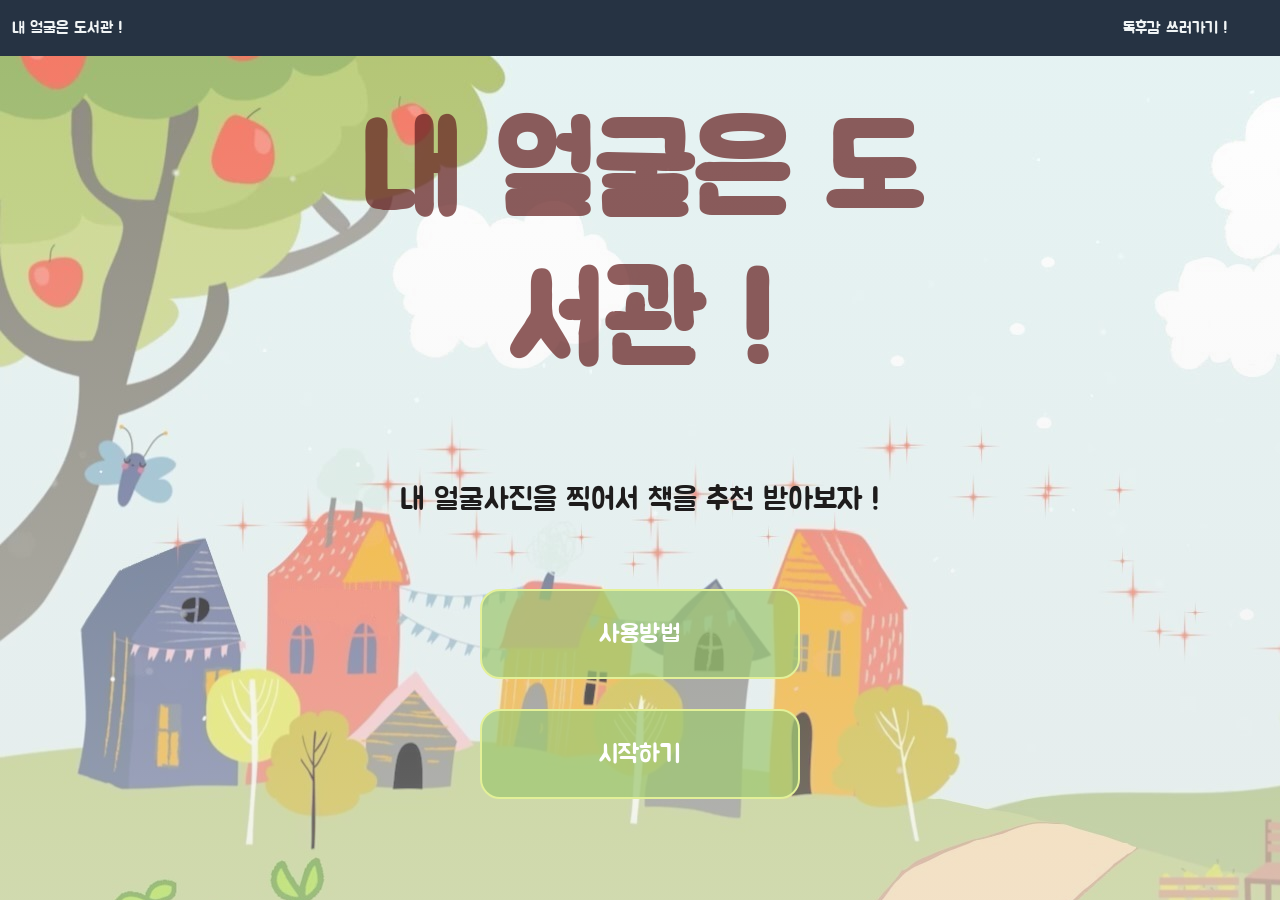
<file: React/myface/index.html>
<!DOCTYPE html>
<html lang="ko">
  <head>
    <meta charset="UTF-8" />
    <meta name="viewport" content="width=device-width, initial-scale=1.0" />
    <title>내 얼굴은 도서관</title>
    <link rel="stylesheet" href="style-s.css" />
  </head>
  <body>
    <div class="container1">
      <nav class="navbar">
        <div class="navbar__logo">
          <a href="index.html">내 얼굴은 도서관 !</a>
        </div>

        <ul class="navbar__menu" href="#">
          <li><a href="http://15.164.11.11:3000/">독후감 쓰러가기 !</a></li>
        </ul>
      </nav>
      <div class="main">
        <h2>내 얼굴은 도서관 !</h2>
        <br />
        <br />
        <br />
        <p>내 얼굴사진을 찍어서 책을 추천 받아보자 !</p>
        <br />
        <br />
        <button id="btn-Modal">사용방법</button>
        <br />
        <button class="btn2">시작하기</button>
      </div>
    </div>

    <div id="modal" class="modal-overlay">
      <div class="modal-window">
        <div class="title">
          <h1>사용 방법</h1>
        </div>
        <div class="close-area">X</div>
        <div class="content">
          <br />
          <p>첫번째. 다음 화면에서 카메라에 비친 내 얼굴을 보면서</p>
          <p>지금 내가 느끼고 있는 기분을 표현해주세요.</p>
          <p>조금 기다리면 내 기분을 분석해서 책을 추천해 줄거에요</p>
          <br />
          <br />
          <br />
          <p>두번째. 내 기분을 점수로 알려줘요 그리고 추천된 책이</p>
          <p>마음에 드는지 확인해주세요.</p>
          <br />
          <br />
          <br />
          <p>
            세번째. 책을 읽고나서 다른 친구들에게도 이 책이 어떤지 한줄평을
            써주세요.
          </p>
        </div>
      </div>
    </div>

    <script>
      const modal = document.getElementById("modal");

      function modalOn() {
        modal.style.display = "flex";
      }

      function isModalOn() {
        return modal.style.display === "flex";
      }

      function modalOff() {
        modal.style.display = "none";
      }

      const btnModal = document.getElementById("btn-Modal");
      btnModal.addEventListener("click", (e) => {
        modal.style.display = "flex";
        modalOn();
      });

      const closeBtn = modal.querySelector(".close-area");
      closeBtn.addEventListener("click", (e) => {
        modal.style.display = "none";
        modalOff();
      });

      modal.addEventListener("click", (e) => {
        const evTarget = e.target;
        if (evTarget.classList.contains("modal-overlay")) {
          modalOff();
        }
      });

      window.addEventListener("keyup", (e) => {
        if (isModalOn() && e.key === "Escape") {
          modalOff();
        }
      });
    </script>
  </body>
</html>
</file>
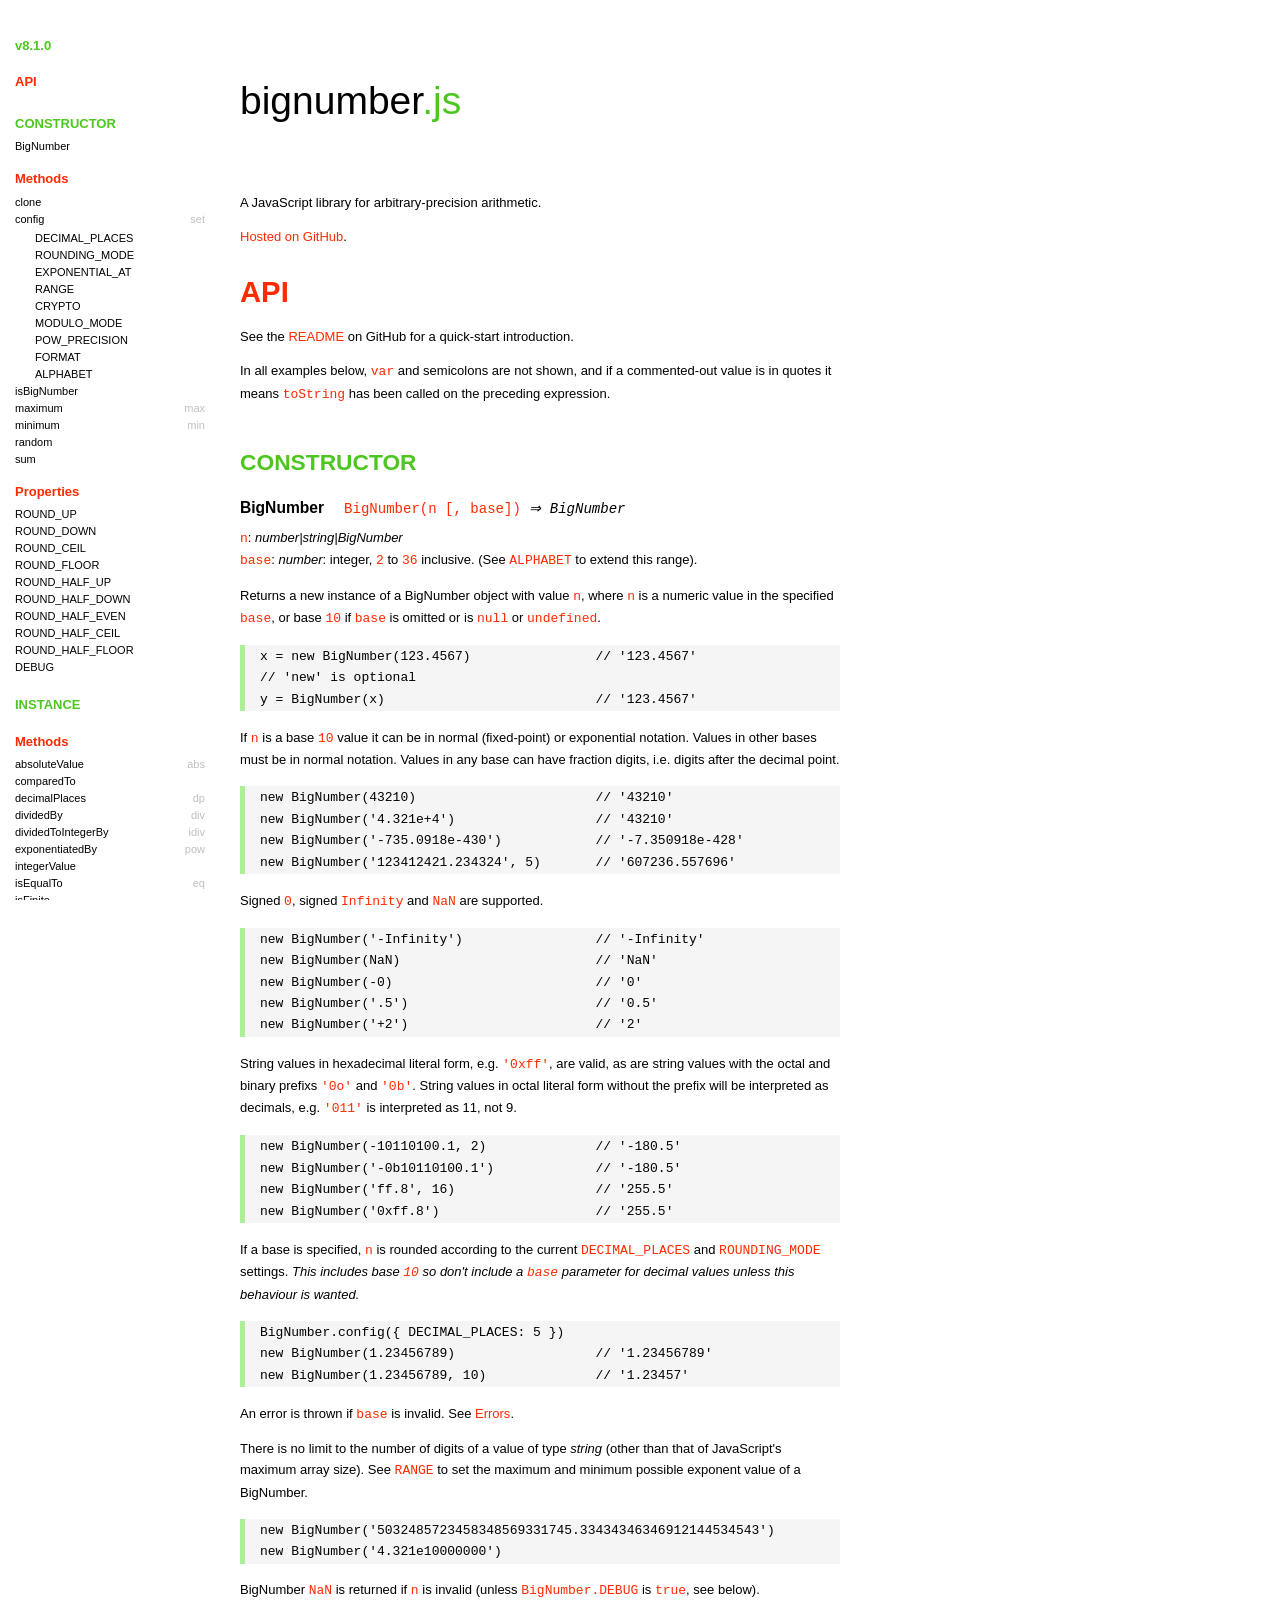
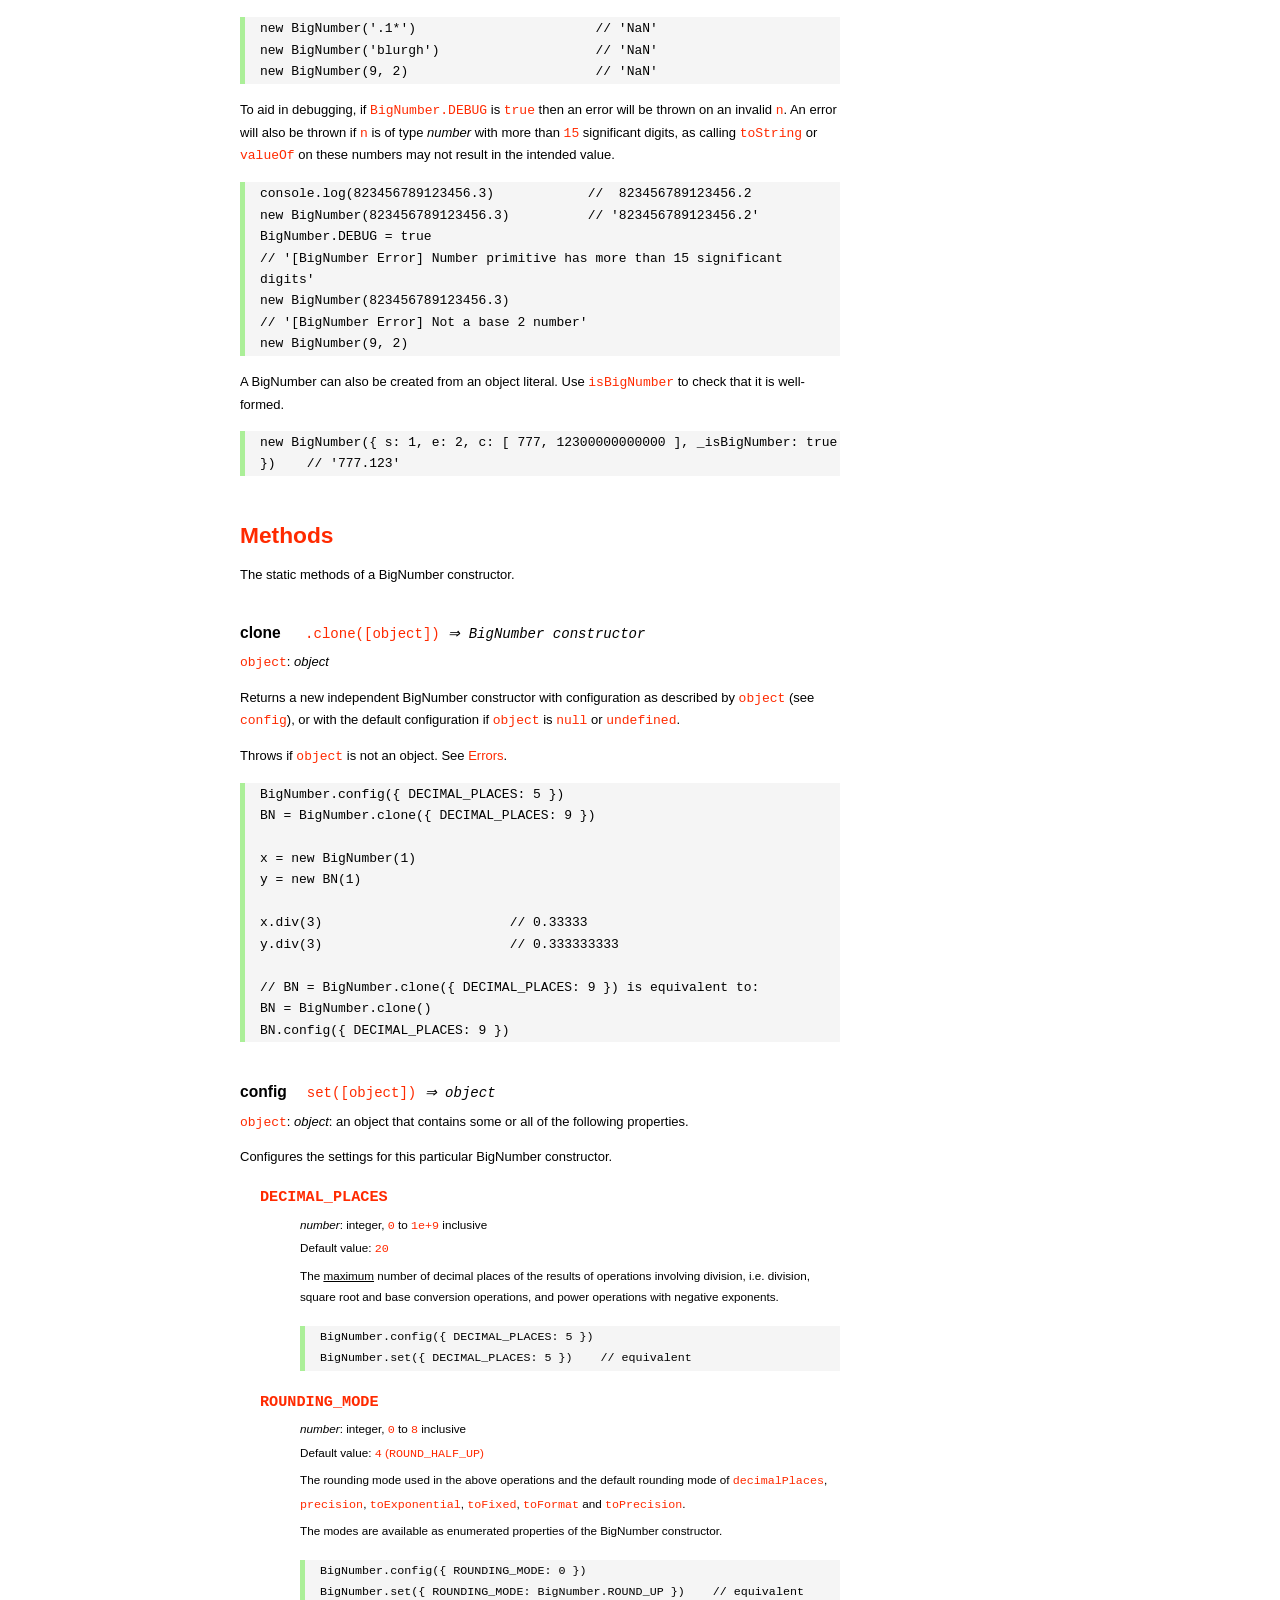
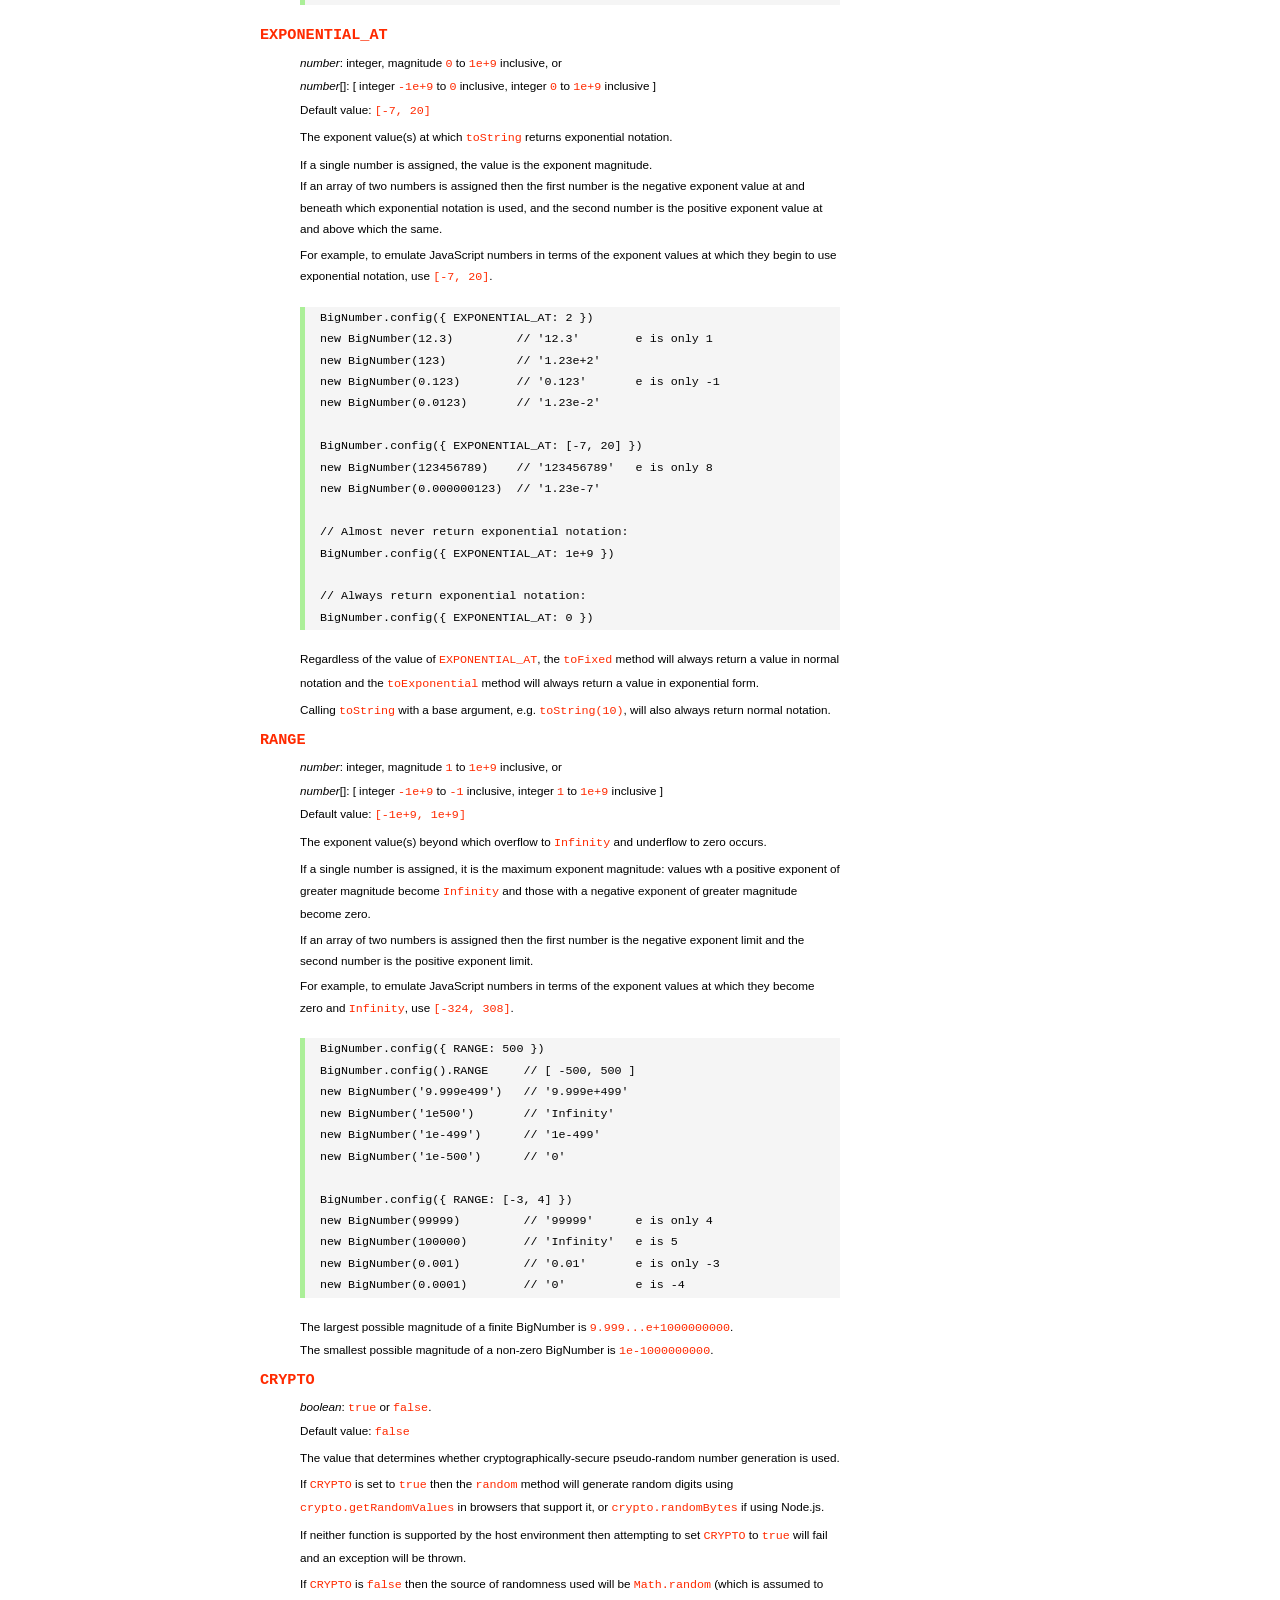
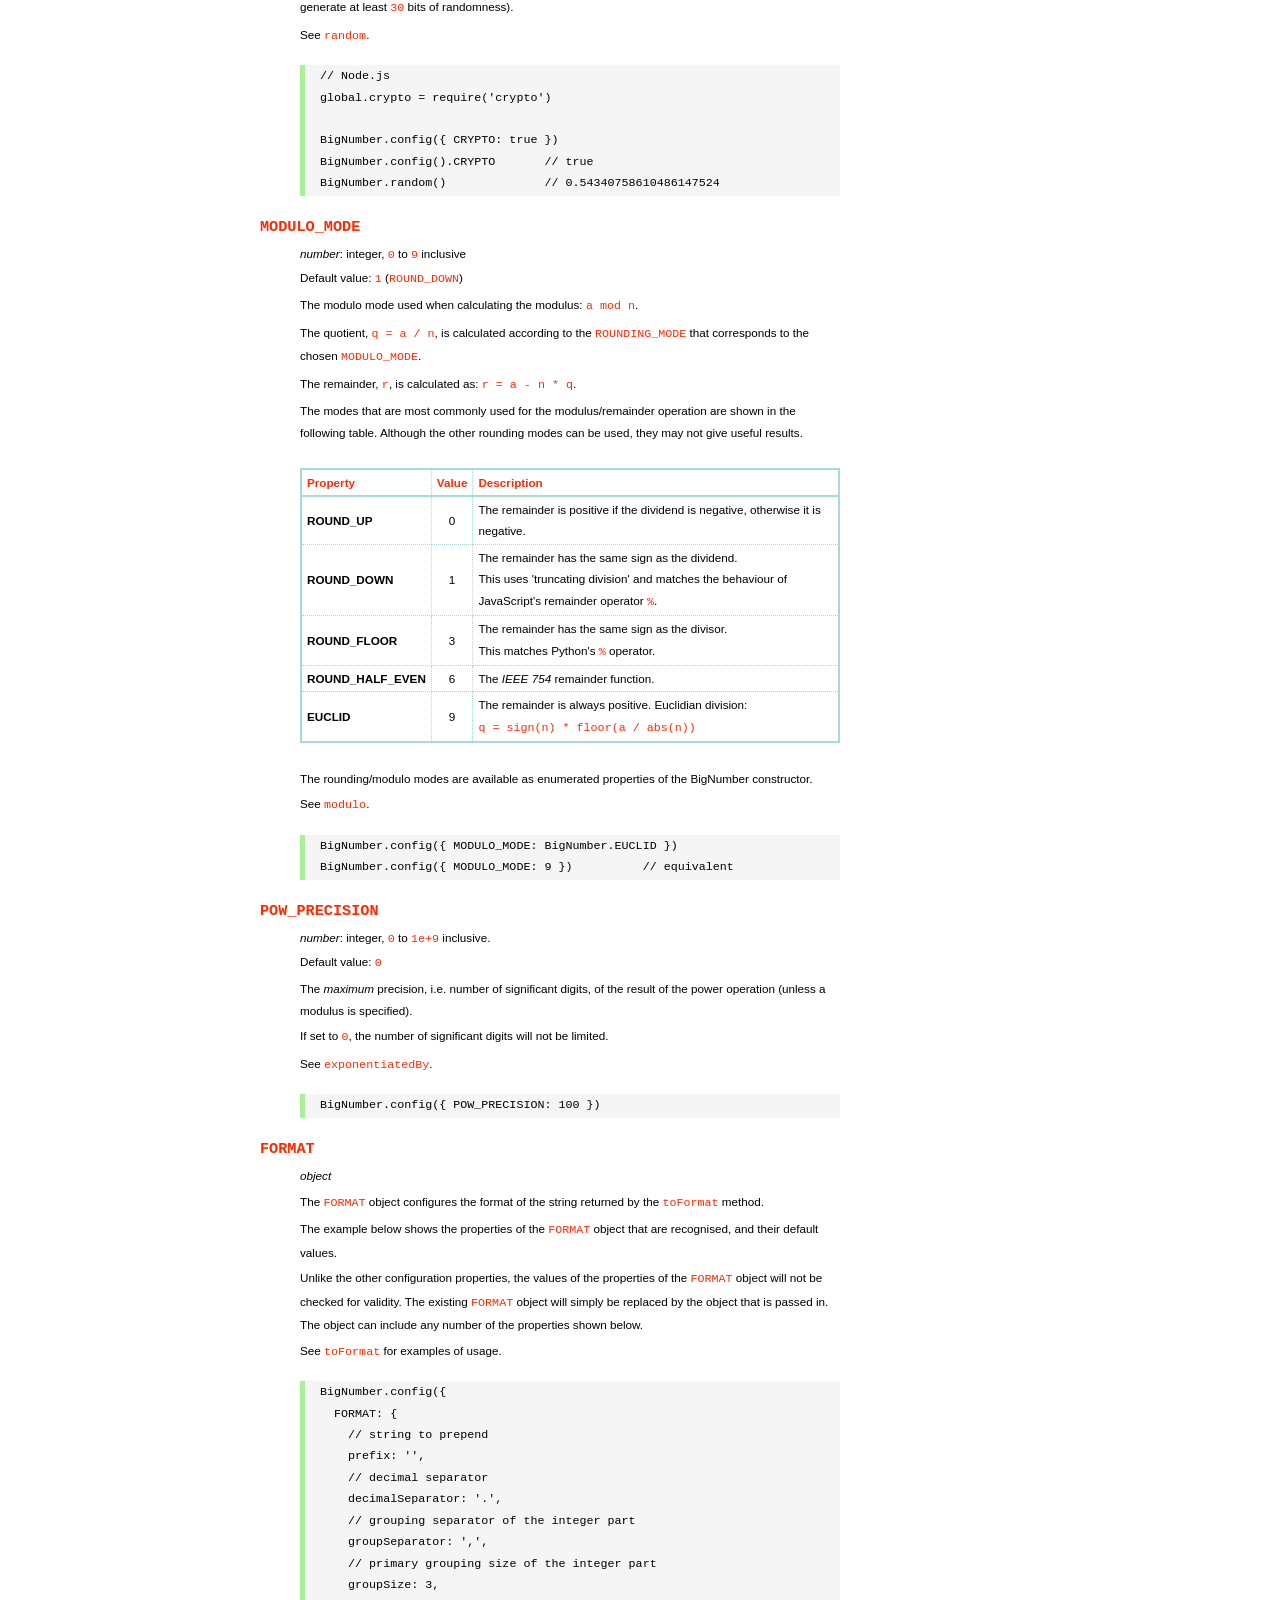
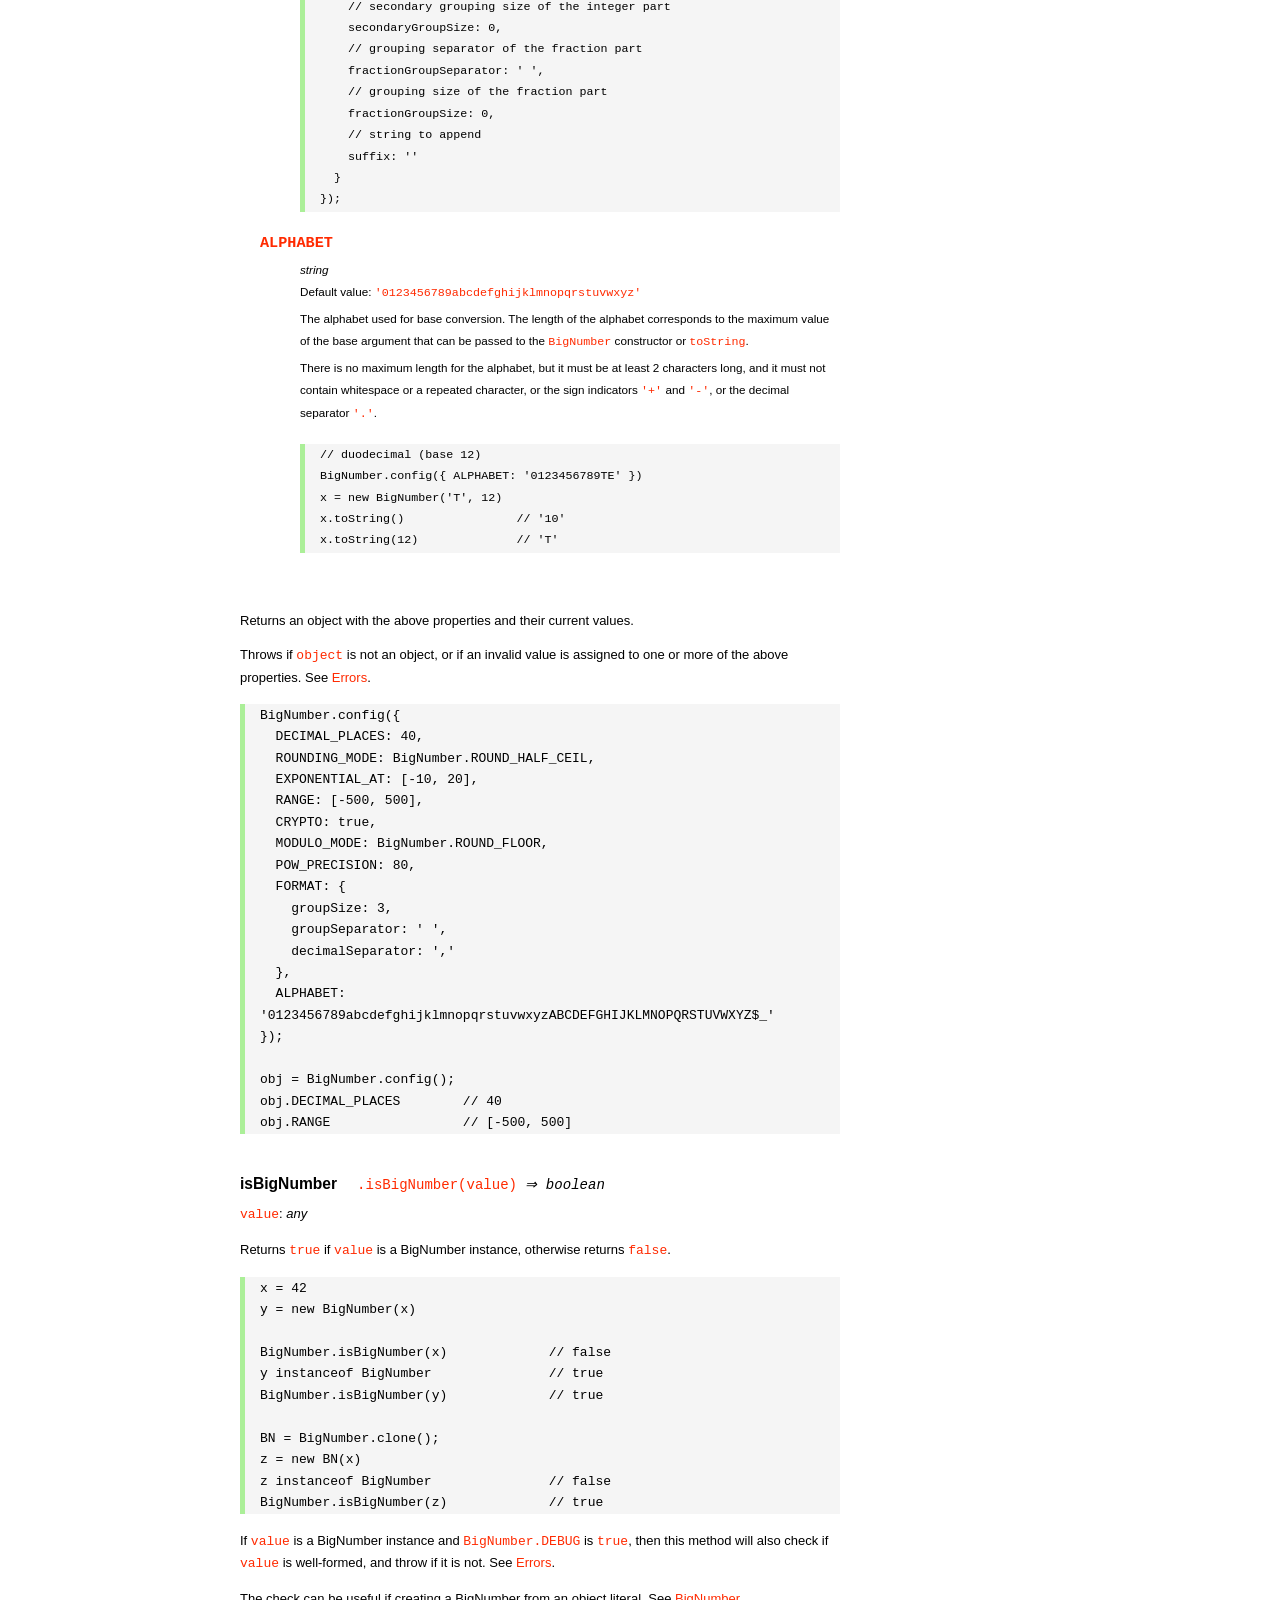
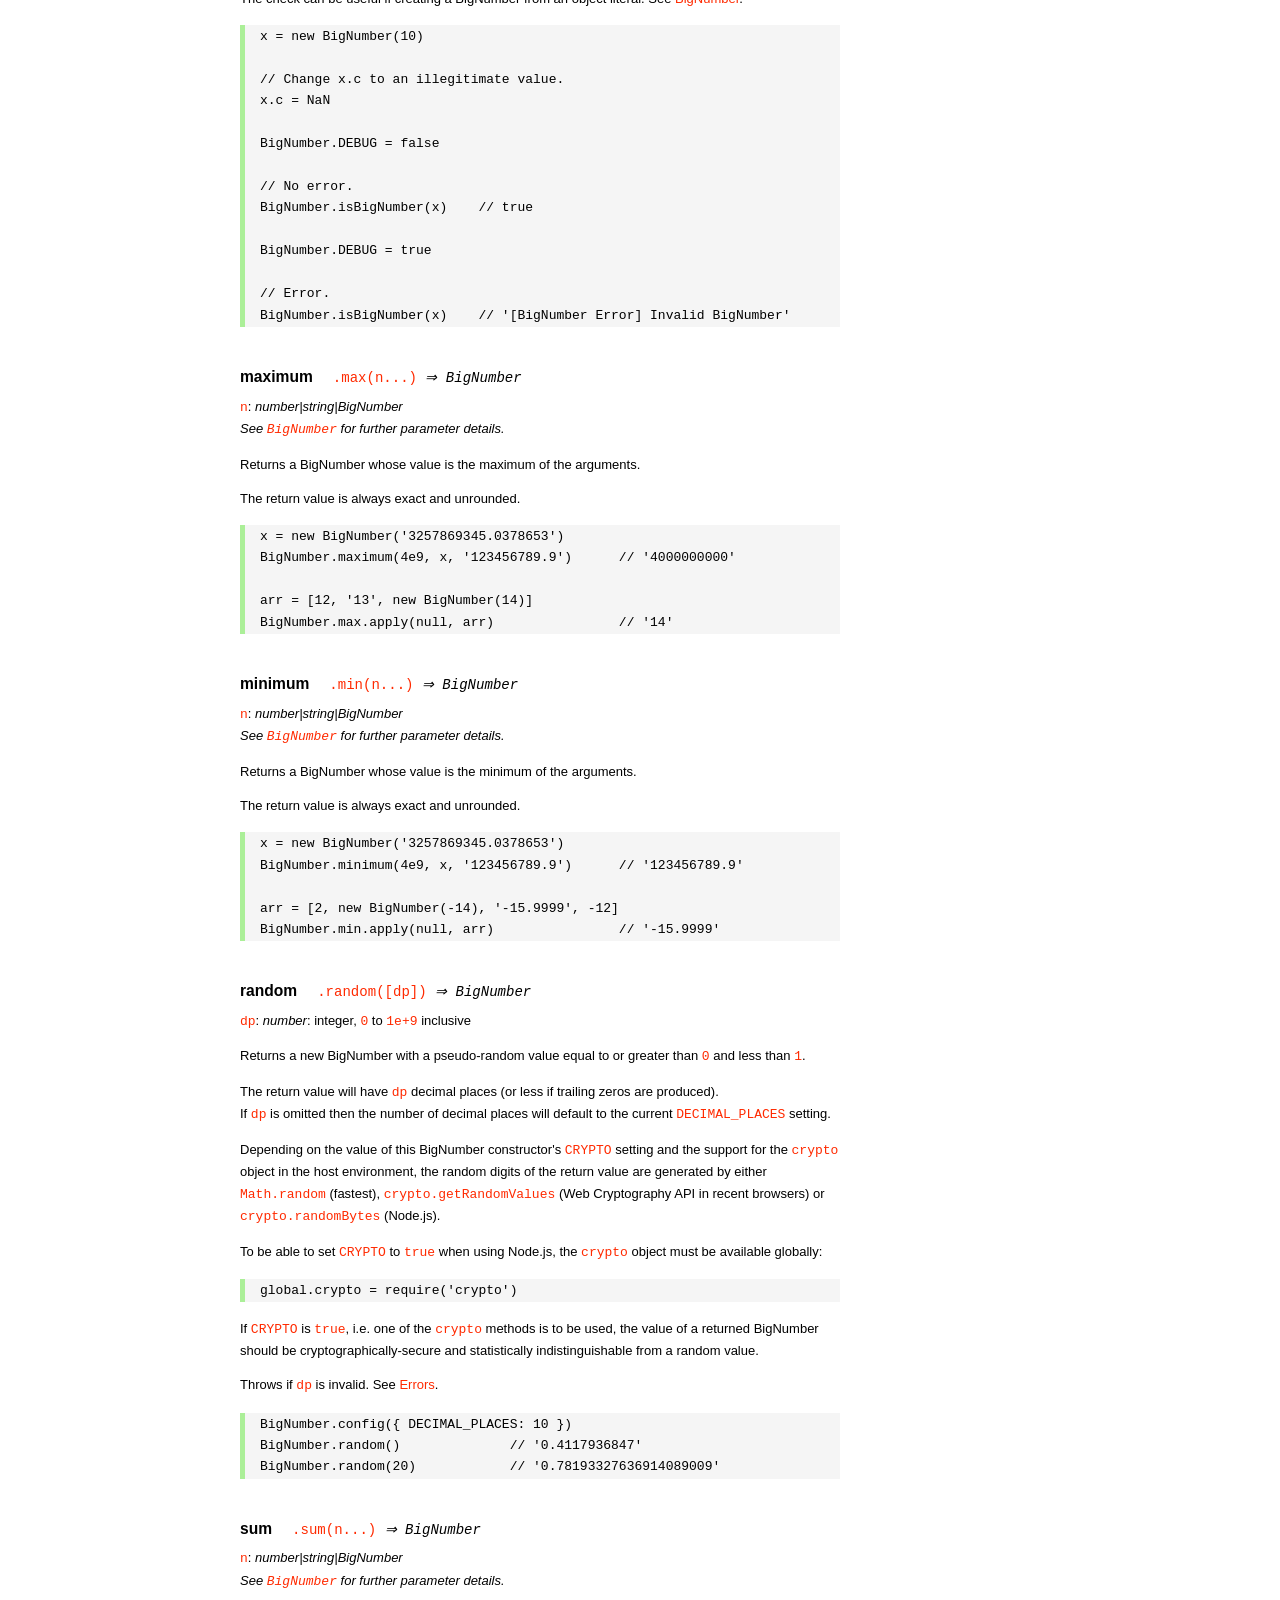
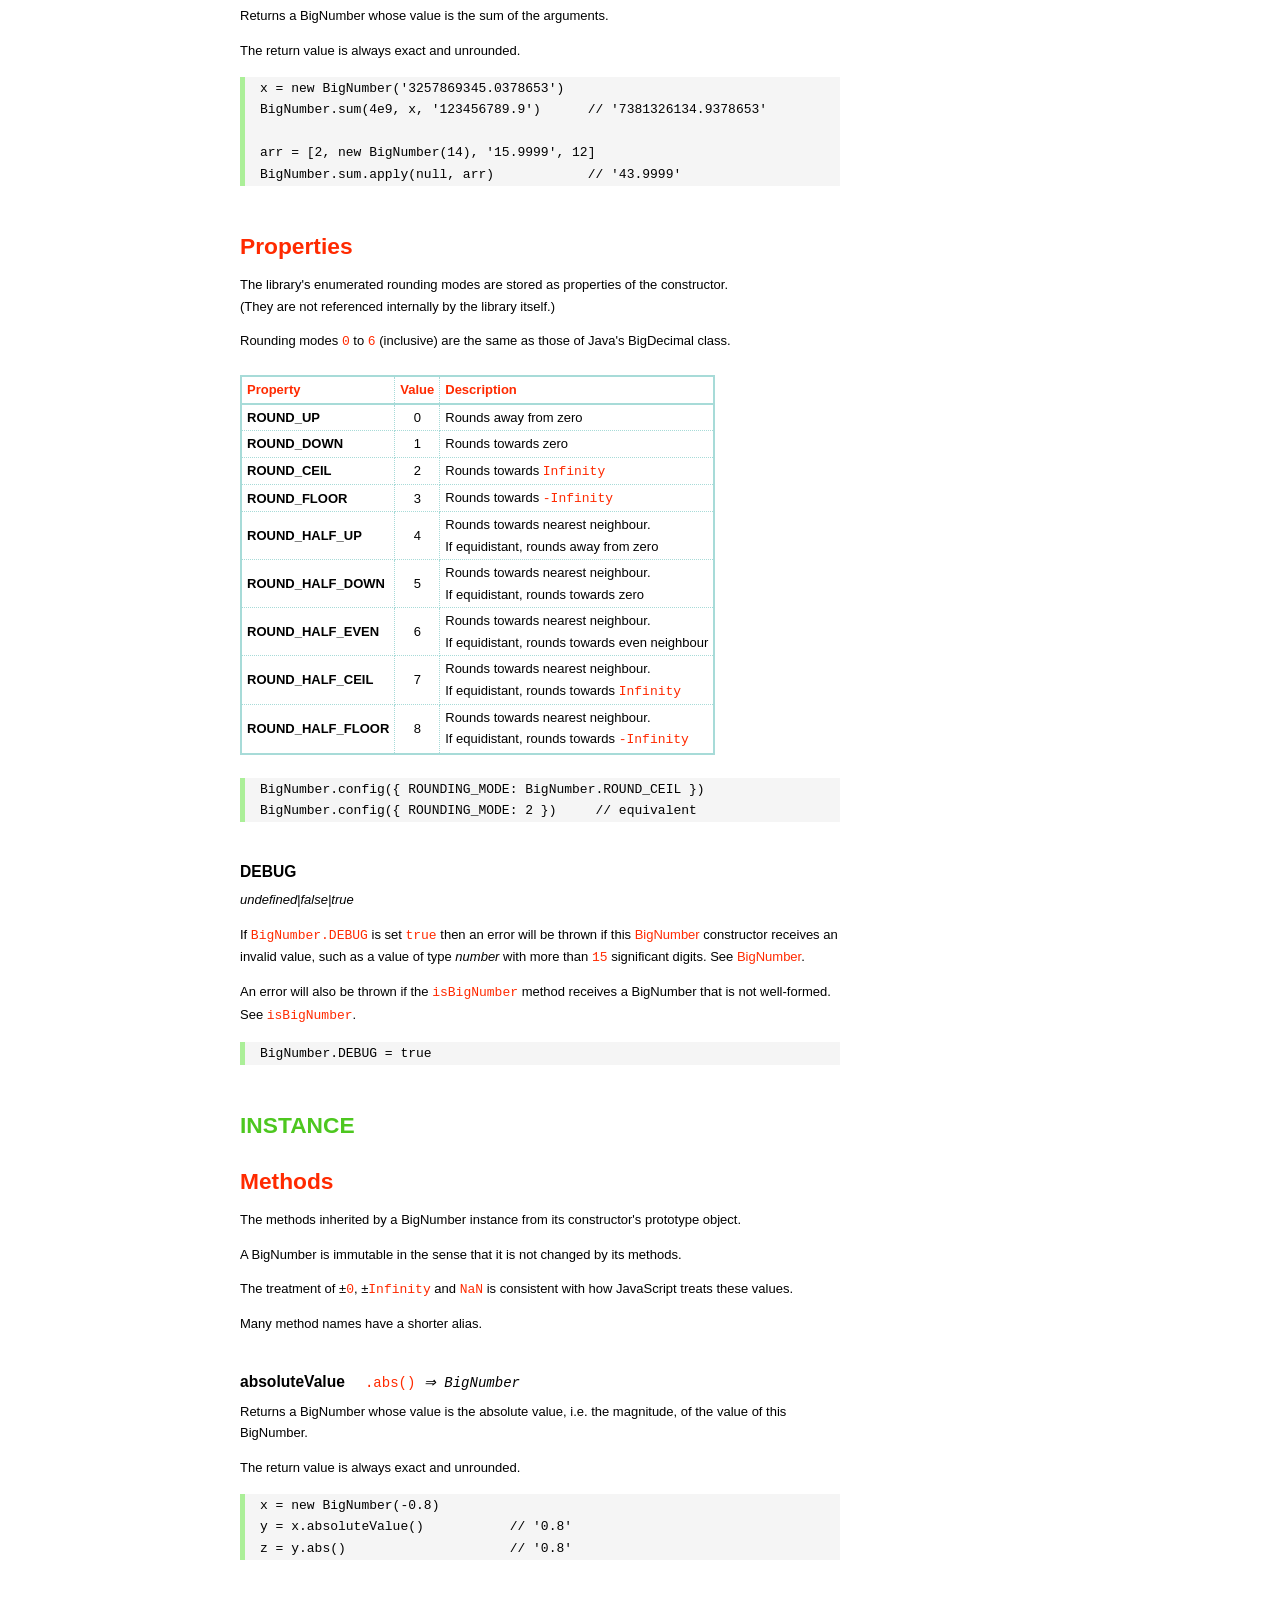
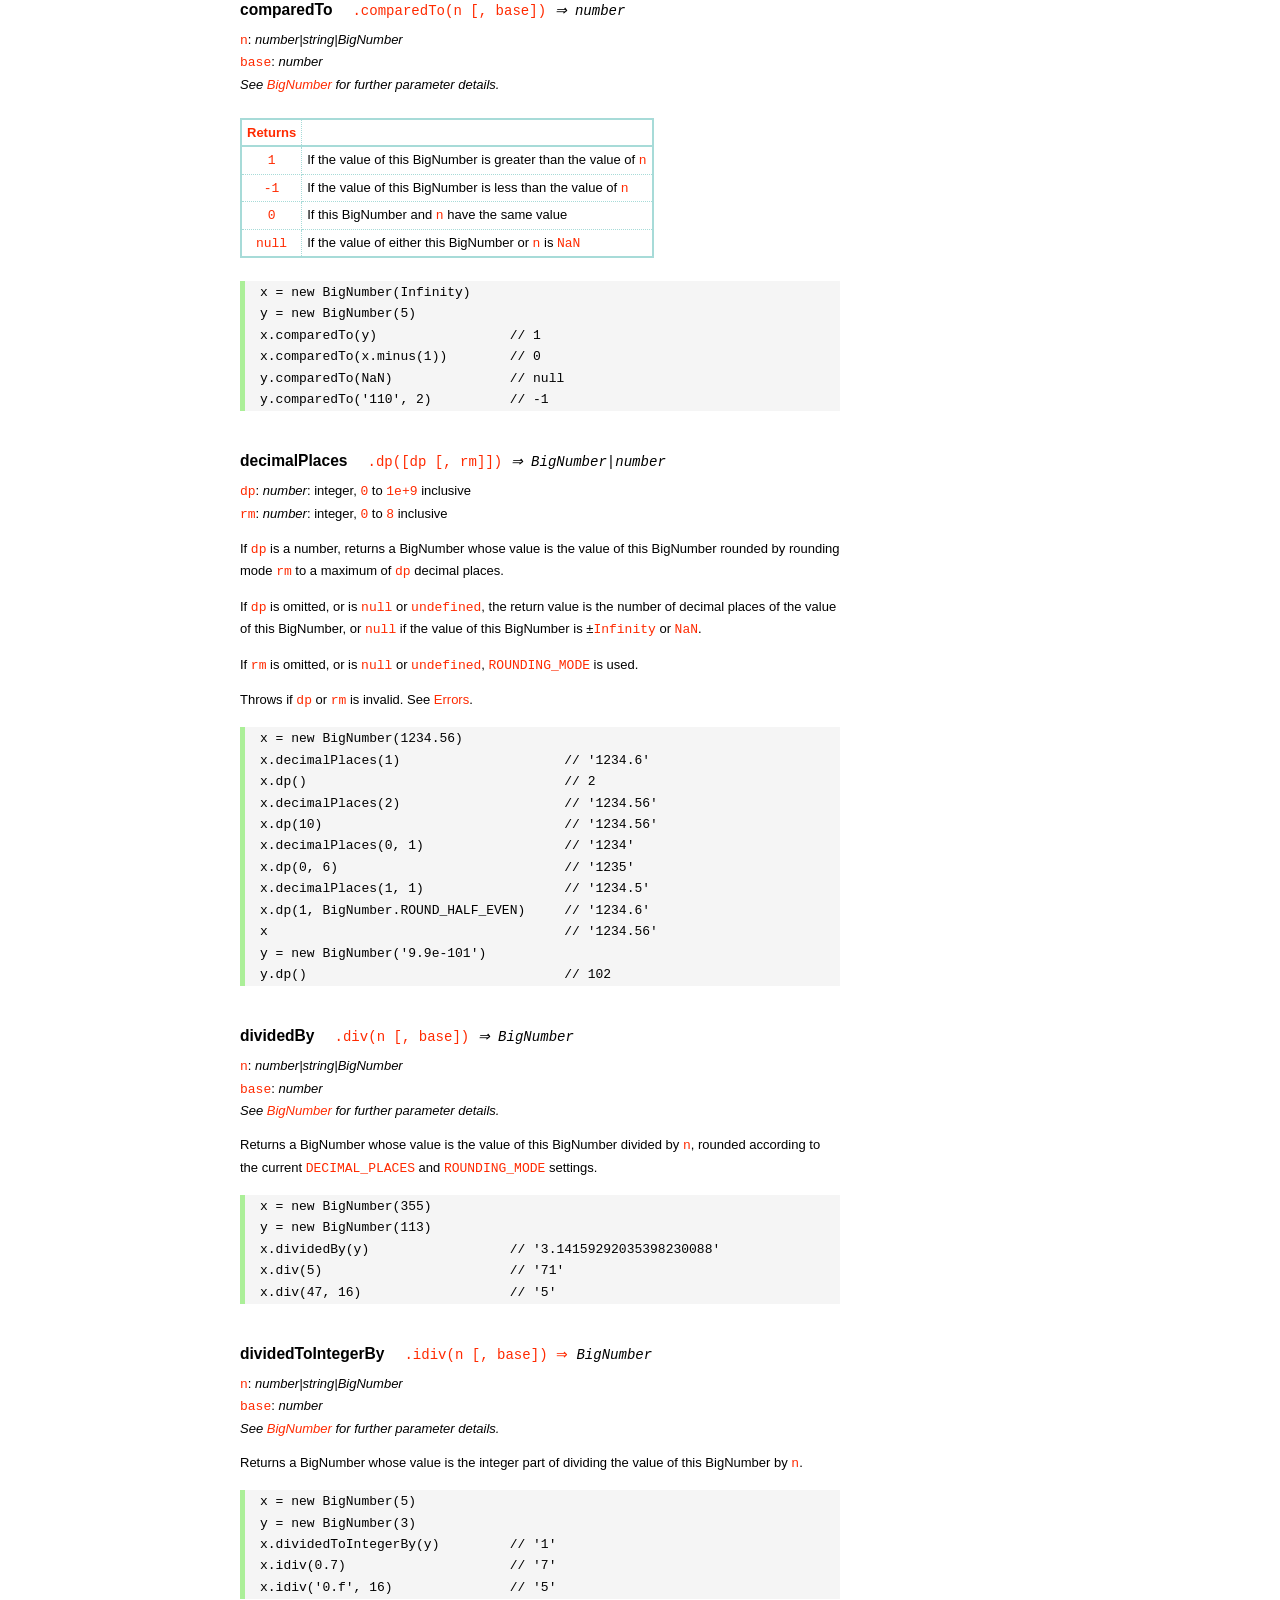
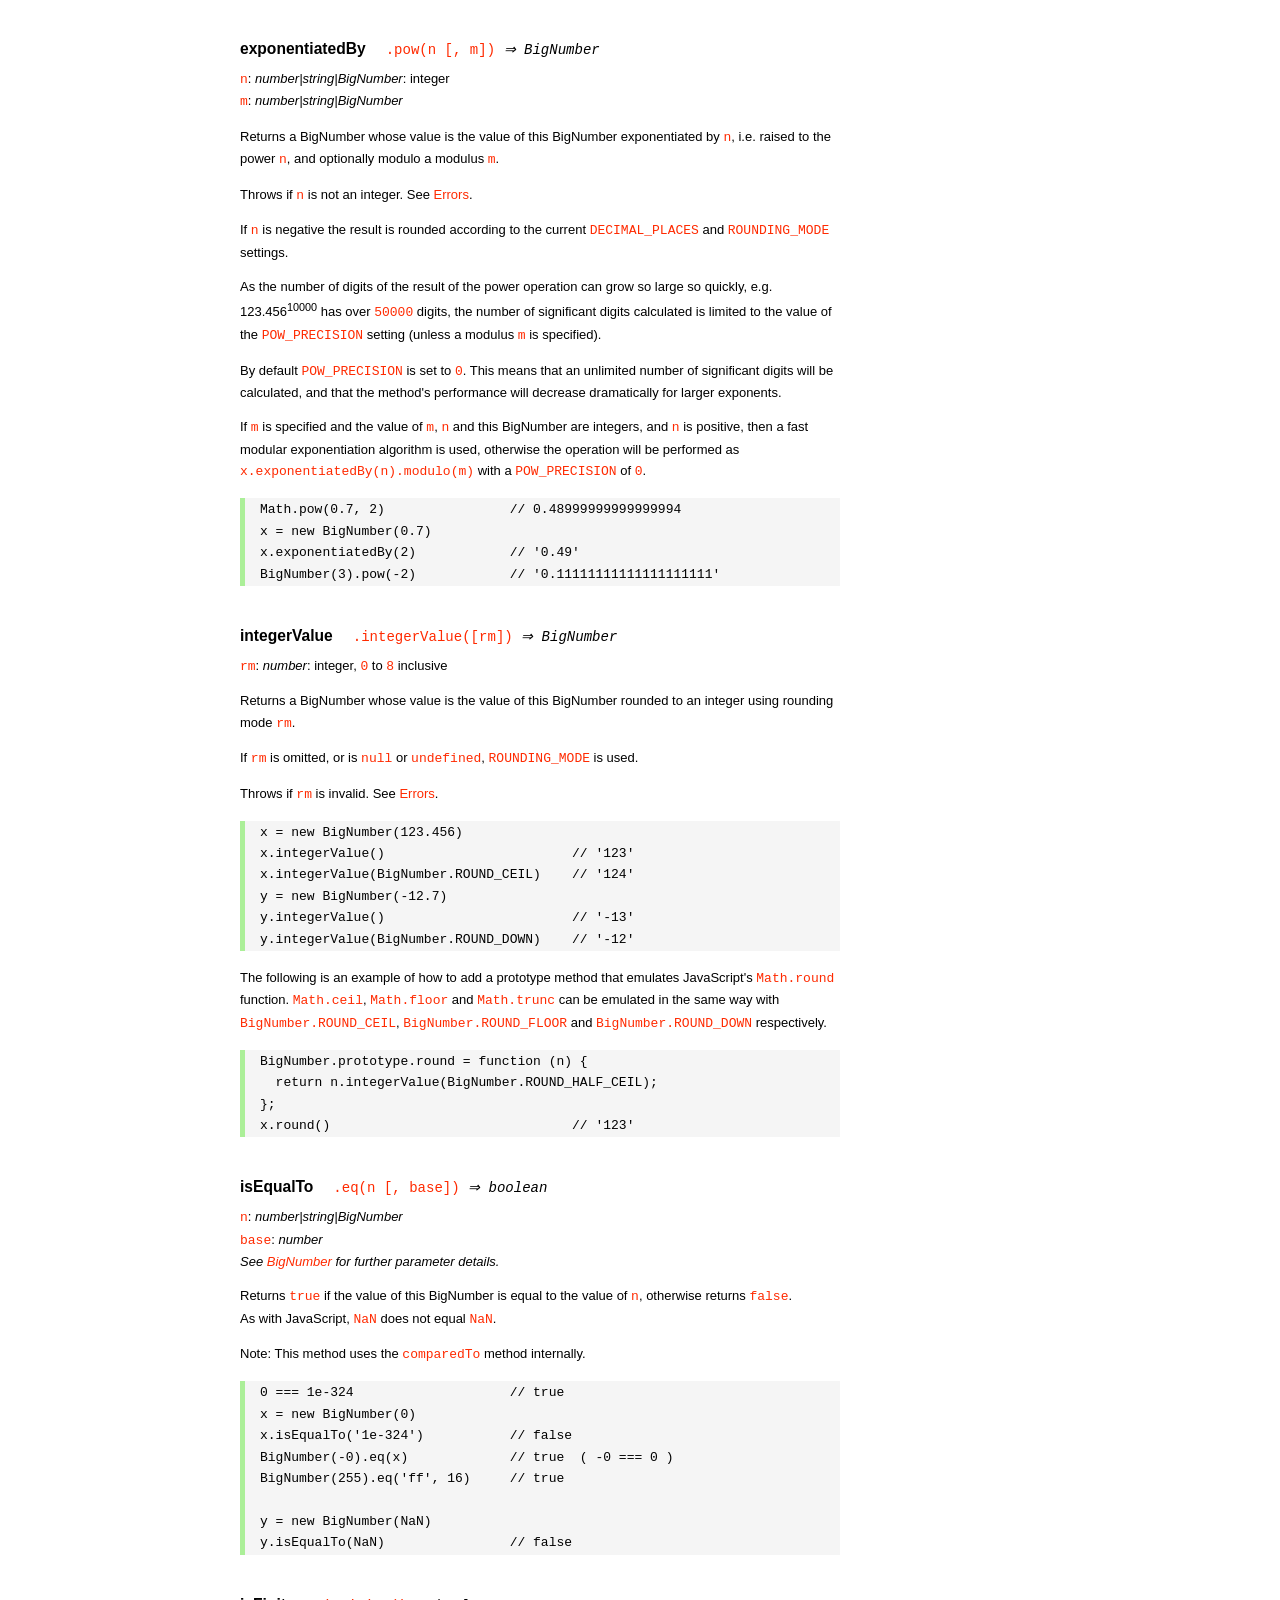
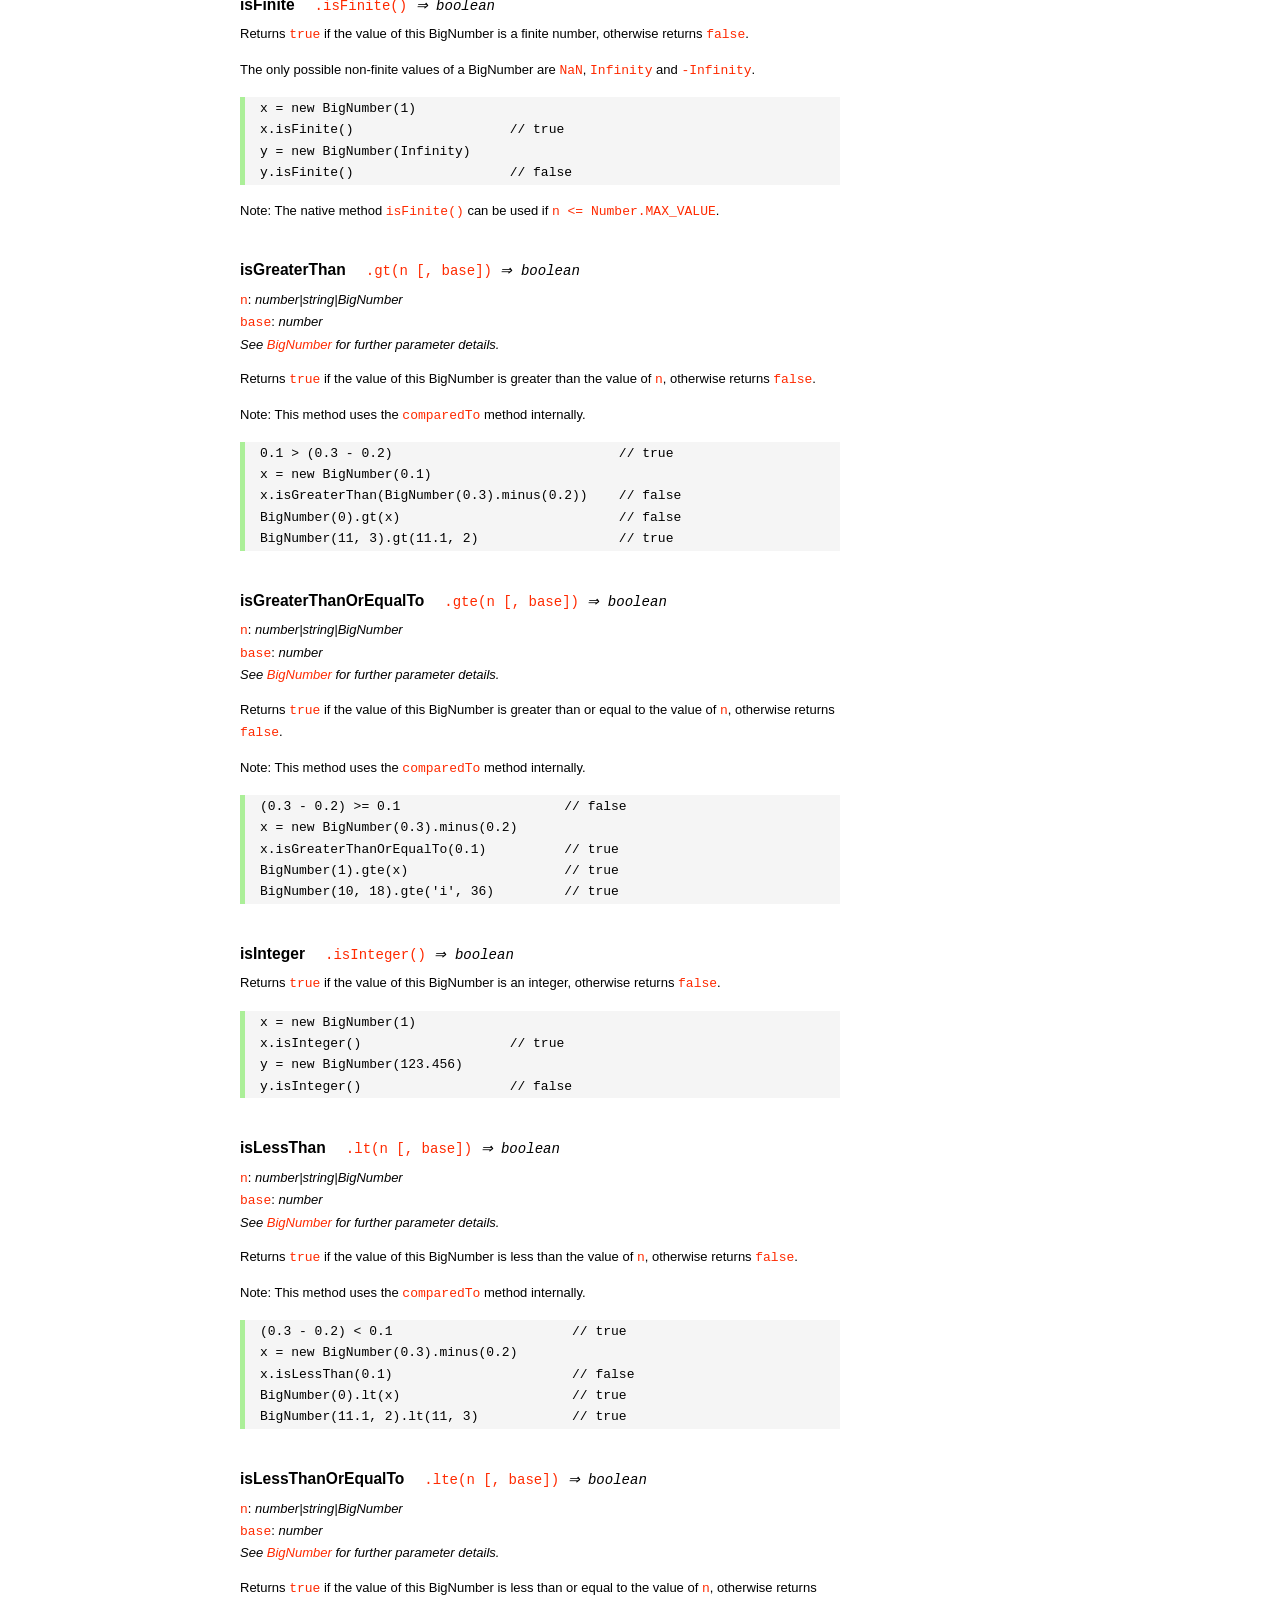
<file: node_modules/bignumber.js/doc/API.html>
<!DOCTYPE HTML>
<html>
<head>
<meta charset="utf-8">
<meta http-equiv="X-UA-Compatible" content="IE=edge">
<meta name="Author" content="M Mclaughlin">
<title>bignumber.js API</title>
<style>
html{font-size:100%}
body{background:#fff;font-family:"Helvetica Neue",Helvetica,Arial,sans-serif;font-size:13px;
  line-height:1.65em;min-height:100%;margin:0}
body,i{color:#000}
.nav{background:#fff;position:fixed;top:0;bottom:0;left:0;width:200px;overflow-y:auto;
  padding:15px 0 30px 15px}
div.container{width:600px;margin:50px 0 50px 240px}
p{margin:0 0 1em;width:600px}
pre,ul{margin:1em 0}
h1,h2,h3,h4,h5{margin:0;padding:1.5em 0 0}
h1,h2{padding:.75em 0}
h1{font:400 3em Verdana,sans-serif;color:#000;margin-bottom:1em}
h2{font-size:2.25em;color:#ff2a00}
h3{font-size:1.75em;color:#4dc71f}
h4{font-size:1.75em;color:#ff2a00;padding-bottom:.75em}
h5{font-size:1.2em;margin-bottom:.4em}
h6{font-size:1.1em;margin-bottom:0.8em;padding:0.5em 0}
dd{padding-top:.35em}
dt{padding-top:.5em}
b{font-weight:700}
dt b{font-size:1.3em}
a,a:visited{color:#ff2a00;text-decoration:none}
a:active,a:hover{outline:0;text-decoration:underline}
.nav a,.nav b,.nav a:visited{display:block;color:#ff2a00;font-weight:700; margin-top:15px}
.nav b{color:#4dc71f;margin-top:20px;cursor:default;width:auto}
ul{list-style-type:none;padding:0 0 0 20px}
.nav ul{line-height:14px;padding-left:0;margin:5px 0 0}
.nav ul a,.nav ul a:visited,span{display:inline;color:#000;font-family:Verdana,Geneva,sans-serif;
  font-size:11px;font-weight:400;margin:0}
.inset,ul.inset{margin-left:20px}
.inset{font-size:.9em}
.nav li{width:auto;margin:0 0 3px}
.alias{font-style:italic;margin-left:20px}
table{border-collapse:collapse;border-spacing:0;border:2px solid #a7dbd8;margin:1.75em 0;padding:0}
td,th{text-align:left;margin:0;padding:2px 5px;border:1px dotted #a7dbd8}
th{border-top:2px solid #a7dbd8;border-bottom:2px solid #a7dbd8;color:#ff2a00}
code,pre{font-family:Consolas, monaco, monospace;font-weight:400}
pre{background:#f5f5f5;white-space:pre-wrap;word-wrap:break-word;border-left:5px solid #abef98;
  padding:1px 0 1px 15px;margin:1.2em 0}
code,.nav-title{color:#ff2a00}
.end{margin-bottom:25px}
.centre{text-align:center}
.error-table{font-size:13px;width:100%}
#faq{margin:3em 0 0}
li span{float:right;margin-right:10px;color:#c0c0c0}
#js{font:inherit;color:#4dc71f}
</style>
</head>
<body>

  <div class="nav">

    <b>v8.1.0</b>

	<a class='nav-title' href="#">API</a>

    <b> CONSTRUCTOR </b>
    <ul>
      <li><a href="#bignumber">BigNumber</a></li>
    </ul>

    <a href="#methods">Methods</a>
    <ul>
      <li><a href="#clone">clone</a></li>
      <li><a href="#config" >config</a><span>set</span></li>
      <li>
        <ul class="inset">
          <li><a href="#decimal-places">DECIMAL_PLACES</a></li>
          <li><a href="#rounding-mode" >ROUNDING_MODE</a></li>
          <li><a href="#exponential-at">EXPONENTIAL_AT</a></li>
          <li><a href="#range"         >RANGE</a></li>
          <li><a href="#crypto"        >CRYPTO</a></li>
          <li><a href="#modulo-mode"   >MODULO_MODE</a></li>
          <li><a href="#pow-precision" >POW_PRECISION</a></li>
          <li><a href="#format"        >FORMAT</a></li>
          <li><a href="#alphabet"      >ALPHABET</a></li>
        </ul>
      </li>
      <li><a href="#isBigNumber">isBigNumber</a></li>
      <li><a href="#max"        >maximum</a><span>max</span></li>
      <li><a href="#min"        >minimum</a><span>min</span></li>
      <li><a href="#random"     >random</a></li>
      <li><a href="#sum"        >sum</a></li>
    </ul>

    <a href="#constructor-properties">Properties</a>
    <ul>
      <li><a href="#round-up"        >ROUND_UP</a></li>
      <li><a href="#round-down"      >ROUND_DOWN</a></li>
      <li><a href="#round-ceil"      >ROUND_CEIL</a></li>
      <li><a href="#round-floor"     >ROUND_FLOOR</a></li>
      <li><a href="#round-half-up"   >ROUND_HALF_UP</a></li>
      <li><a href="#round-half-down" >ROUND_HALF_DOWN</a></li>
      <li><a href="#round-half-even" >ROUND_HALF_EVEN</a></li>
      <li><a href="#round-half-ceil" >ROUND_HALF_CEIL</a></li>
      <li><a href="#round-half-floor">ROUND_HALF_FLOOR</a></li>
      <li><a href="#debug"           >DEBUG</a></li>
    </ul>

    <b> INSTANCE </b>

    <a href="#prototype-methods">Methods</a>
    <ul>
      <li><a href="#abs"    >absoluteValue         </a><span>abs</span>  </li>
      <li><a href="#cmp"    >comparedTo            </a>                  </li>
      <li><a href="#dp"     >decimalPlaces         </a><span>dp</span>   </li>
      <li><a href="#div"    >dividedBy             </a><span>div</span>  </li>
      <li><a href="#divInt" >dividedToIntegerBy    </a><span>idiv</span> </li>
      <li><a href="#pow"    >exponentiatedBy       </a><span>pow</span>  </li>
      <li><a href="#int"    >integerValue          </a>                  </li>
      <li><a href="#eq"     >isEqualTo             </a><span>eq</span>   </li>
      <li><a href="#isF"    >isFinite              </a>                  </li>
      <li><a href="#gt"     >isGreaterThan         </a><span>gt</span>   </li>
      <li><a href="#gte"    >isGreaterThanOrEqualTo</a><span>gte</span>  </li>
      <li><a href="#isInt"  >isInteger             </a>                  </li>
      <li><a href="#lt"     >isLessThan            </a><span>lt</span>   </li>
      <li><a href="#lte"    >isLessThanOrEqualTo   </a><span>lte</span>  </li>
      <li><a href="#isNaN"  >isNaN                 </a>                  </li>
      <li><a href="#isNeg"  >isNegative            </a>                  </li>
      <li><a href="#isPos"  >isPositive            </a>                  </li>
      <li><a href="#isZ"    >isZero                </a>                  </li>
      <li><a href="#minus"  >minus                 </a>                  </li>
      <li><a href="#mod"    >modulo                </a><span>mod</span>  </li>
      <li><a href="#times"  >multipliedBy          </a><span>times</span></li>
      <li><a href="#neg"    >negated               </a>                  </li>
      <li><a href="#plus"   >plus                  </a>                  </li>
      <li><a href="#sd"     >precision             </a><span>sd</span>   </li>
      <li><a href="#shift"  >shiftedBy             </a>                  </li>
      <li><a href="#sqrt"   >squareRoot            </a><span>sqrt</span> </li>
      <li><a href="#toE"    >toExponential         </a>                  </li>
      <li><a href="#toFix"  >toFixed               </a>                  </li>
      <li><a href="#toFor"  >toFormat              </a>                  </li>
      <li><a href="#toFr"   >toFraction            </a>                  </li>
      <li><a href="#toJSON" >toJSON                </a>                  </li>
      <li><a href="#toN"    >toNumber              </a>                  </li>
      <li><a href="#toP"    >toPrecision           </a>                  </li>
      <li><a href="#toS"    >toString              </a>                  </li>
      <li><a href="#valueOf">valueOf               </a>                  </li>
    </ul>

    <a href="#instance-properties">Properties</a>
    <ul>
      <li><a href="#coefficient">c: coefficient</a></li>
      <li><a href="#exponent"   >e: exponent</a></li>
      <li><a href="#sign"       >s: sign</a></li>
    </ul>

    <a href="#zero-nan-infinity">Zero, NaN &amp; Infinity</a>
    <a href="#Errors">Errors</a>
    <a href="#type-coercion">Type coercion</a>
    <a class='end' href="#faq">FAQ</a>

  </div>

  <div class="container">

    <h1>bignumber<span id='js'>.js</span></h1>

    <p>A JavaScript library for arbitrary-precision arithmetic.</p>
    <p><a href="https://github.com/MikeMcl/bignumber.js">Hosted on GitHub</a>. </p>

    <h2>API</h2>

    <p>
      See the <a href='https://github.com/MikeMcl/bignumber.js'>README</a> on GitHub for a
      quick-start introduction.
    </p>
    <p>
      In all examples below, <code>var</code> and semicolons are not shown, and if a commented-out
      value is in quotes it means <code>toString</code> has been called on the preceding expression.
    </p>


    <h3>CONSTRUCTOR</h3>


    <h5 id="bignumber">
      BigNumber<code class='inset'>BigNumber(n [, base]) <i>&rArr; BigNumber</i></code>
    </h5>
    <p>
      <code>n</code>: <i>number|string|BigNumber</i><br />
      <code>base</code>: <i>number</i>: integer, <code>2</code> to <code>36</code> inclusive. (See
      <a href='#alphabet'><code>ALPHABET</code></a> to extend this range).
    </p>
    <p>
      Returns a new instance of a BigNumber object with value <code>n</code>, where <code>n</code>
      is a numeric value in the specified <code>base</code>, or base <code>10</code> if
      <code>base</code> is omitted or is <code>null</code> or <code>undefined</code>.
    </p>
    <pre>
x = new BigNumber(123.4567)                // '123.4567'
// 'new' is optional
y = BigNumber(x)                           // '123.4567'</pre>
    <p>
      If <code>n</code> is a base <code>10</code> value it can be in normal (fixed-point) or
      exponential notation. Values in other bases must be in normal notation. Values in any base can
      have fraction digits, i.e. digits after the decimal point.
    </p>
    <pre>
new BigNumber(43210)                       // '43210'
new BigNumber('4.321e+4')                  // '43210'
new BigNumber('-735.0918e-430')            // '-7.350918e-428'
new BigNumber('123412421.234324', 5)       // '607236.557696'</pre>
    <p>
      Signed <code>0</code>, signed <code>Infinity</code> and <code>NaN</code> are supported.
    </p>
    <pre>
new BigNumber('-Infinity')                 // '-Infinity'
new BigNumber(NaN)                         // 'NaN'
new BigNumber(-0)                          // '0'
new BigNumber('.5')                        // '0.5'
new BigNumber('+2')                        // '2'</pre>
    <p>
      String values in hexadecimal literal form, e.g. <code>'0xff'</code>, are valid, as are
      string values with the octal and binary prefixs <code>'0o'</code> and <code>'0b'</code>.
      String values in octal literal form without the prefix will be interpreted as
      decimals, e.g. <code>'011'</code> is interpreted as 11, not 9.
    </p>
    <pre>
new BigNumber(-10110100.1, 2)              // '-180.5'
new BigNumber('-0b10110100.1')             // '-180.5'
new BigNumber('ff.8', 16)                  // '255.5'
new BigNumber('0xff.8')                    // '255.5'</pre>
    <p>
      If a base is specified, <code>n</code> is rounded according to the current
      <a href='#decimal-places'><code>DECIMAL_PLACES</code></a> and
      <a href='#rounding-mode'><code>ROUNDING_MODE</code></a> settings. <em>This includes base
      <code>10</code> so don't include a <code>base</code> parameter for decimal values unless
      this behaviour is wanted.</em>
    </p>
    <pre>BigNumber.config({ DECIMAL_PLACES: 5 })
new BigNumber(1.23456789)                  // '1.23456789'
new BigNumber(1.23456789, 10)              // '1.23457'</pre>
    <p>An error is thrown if <code>base</code> is invalid. See <a href='#Errors'>Errors</a>.</p>
    <p>
      There is no limit to the number of digits of a value of type <em>string</em> (other than
      that of JavaScript's maximum array size). See <a href='#range'><code>RANGE</code></a> to set
      the maximum and minimum possible exponent value of a BigNumber.
    </p>
    <pre>
new BigNumber('5032485723458348569331745.33434346346912144534543')
new BigNumber('4.321e10000000')</pre>
    <p>BigNumber <code>NaN</code> is returned if <code>n</code> is invalid
    (unless <code>BigNumber.DEBUG</code> is <code>true</code>, see below).</p>
    <pre>
new BigNumber('.1*')                       // 'NaN'
new BigNumber('blurgh')                    // 'NaN'
new BigNumber(9, 2)                        // 'NaN'</pre>
    <p>
      To aid in debugging, if <code>BigNumber.DEBUG</code> is <code>true</code> then an error will
      be thrown on an invalid <code>n</code>. An error will also be thrown if <code>n</code> is of
      type <em>number</em> with more than <code>15</code> significant digits, as calling
      <code><a href='#toS'>toString</a></code> or <code><a href='#valueOf'>valueOf</a></code> on
      these numbers may not result in the intended value.
    </p>
      <pre>
console.log(823456789123456.3)            //  823456789123456.2
new BigNumber(823456789123456.3)          // '823456789123456.2'
BigNumber.DEBUG = true
// '[BigNumber Error] Number primitive has more than 15 significant digits'
new BigNumber(823456789123456.3)
// '[BigNumber Error] Not a base 2 number'
new BigNumber(9, 2)</pre>
    <p>
      A BigNumber can also be created from an object literal.
      Use <code><a href='#isBigNumber'>isBigNumber</a></code> to check that it is well-formed.
    </p>
    <pre>new BigNumber({ s: 1, e: 2, c: [ 777, 12300000000000 ], _isBigNumber: true })    // '777.123'</pre>




    <h4 id="methods">Methods</h4>
     <p>The static methods of a BigNumber constructor.</p>




    <h5 id="clone">clone
      <code class='inset'>.clone([object]) <i>&rArr; BigNumber constructor</i></code>
    </h5>
    <p><code>object</code>: <i>object</i></p>
    <p>
      Returns a new independent BigNumber constructor with configuration as described by
      <code>object</code> (see <a href='#config'><code>config</code></a>), or with the default
      configuration if <code>object</code> is <code>null</code> or <code>undefined</code>.
    </p>
    <p>
      Throws if <code>object</code> is not an object. See <a href='#Errors'>Errors</a>.
    </p>
    <pre>BigNumber.config({ DECIMAL_PLACES: 5 })
BN = BigNumber.clone({ DECIMAL_PLACES: 9 })

x = new BigNumber(1)
y = new BN(1)

x.div(3)                        // 0.33333
y.div(3)                        // 0.333333333

// BN = BigNumber.clone({ DECIMAL_PLACES: 9 }) is equivalent to:
BN = BigNumber.clone()
BN.config({ DECIMAL_PLACES: 9 })</pre>



    <h5 id="config">config<code class='inset'>set([object]) <i>&rArr; object</i></code></h5>
    <p>
      <code>object</code>: <i>object</i>: an object that contains some or all of the following
      properties.
    </p>
    <p>Configures the settings for this particular BigNumber constructor.</p>

    <dl class='inset'>
      <dt id="decimal-places"><code><b>DECIMAL_PLACES</b></code></dt>
      <dd>
        <i>number</i>: integer, <code>0</code> to <code>1e+9</code> inclusive<br />
        Default value: <code>20</code>
      </dd>
      <dd>
        The <u>maximum</u> number of decimal places of the results of operations involving
        division, i.e. division, square root and base conversion operations, and power
        operations with negative exponents.<br />
      </dd>
      <dd>
      <pre>BigNumber.config({ DECIMAL_PLACES: 5 })
BigNumber.set({ DECIMAL_PLACES: 5 })    // equivalent</pre>
      </dd>



      <dt id="rounding-mode"><code><b>ROUNDING_MODE</b></code></dt>
      <dd>
        <i>number</i>: integer, <code>0</code> to <code>8</code> inclusive<br />
        Default value: <code>4</code> <a href="#round-half-up">(<code>ROUND_HALF_UP</code>)</a>
      </dd>
      <dd>
        The rounding mode used in the above operations and the default rounding mode of
        <a href='#dp'><code>decimalPlaces</code></a>,
        <a href='#sd'><code>precision</code></a>,
        <a href='#toE'><code>toExponential</code></a>,
        <a href='#toFix'><code>toFixed</code></a>,
        <a href='#toFor'><code>toFormat</code></a> and
        <a href='#toP'><code>toPrecision</code></a>.
      </dd>
      <dd>The modes are available as enumerated properties of the BigNumber constructor.</dd>
       <dd>
      <pre>BigNumber.config({ ROUNDING_MODE: 0 })
BigNumber.set({ ROUNDING_MODE: BigNumber.ROUND_UP })    // equivalent</pre>
        </dd>



      <dt id="exponential-at"><code><b>EXPONENTIAL_AT</b></code></dt>
      <dd>
        <i>number</i>: integer, magnitude <code>0</code> to <code>1e+9</code> inclusive, or
        <br />
        <i>number</i>[]: [ integer <code>-1e+9</code> to <code>0</code> inclusive, integer
        <code>0</code> to <code>1e+9</code> inclusive ]<br />
        Default value: <code>[-7, 20]</code>
      </dd>
      <dd>
        The exponent value(s) at which <code>toString</code> returns exponential notation.
      </dd>
      <dd>
        If a single number is assigned, the value is the exponent magnitude.<br />
        If an array of two numbers is assigned then the first number is the negative exponent
        value at and beneath which exponential notation is used, and the second number is the
        positive exponent value at and above which the same.
      </dd>
      <dd>
        For example, to emulate JavaScript numbers in terms of the exponent values at which they
        begin to use exponential notation, use <code>[-7, 20]</code>.
      </dd>
      <dd>
      <pre>BigNumber.config({ EXPONENTIAL_AT: 2 })
new BigNumber(12.3)         // '12.3'        e is only 1
new BigNumber(123)          // '1.23e+2'
new BigNumber(0.123)        // '0.123'       e is only -1
new BigNumber(0.0123)       // '1.23e-2'

BigNumber.config({ EXPONENTIAL_AT: [-7, 20] })
new BigNumber(123456789)    // '123456789'   e is only 8
new BigNumber(0.000000123)  // '1.23e-7'

// Almost never return exponential notation:
BigNumber.config({ EXPONENTIAL_AT: 1e+9 })

// Always return exponential notation:
BigNumber.config({ EXPONENTIAL_AT: 0 })</pre>
      </dd>
      <dd>
        Regardless of the value of <code>EXPONENTIAL_AT</code>, the <code>toFixed</code> method
        will always return a value in normal notation and the <code>toExponential</code> method
        will always return a value in exponential form.
      </dd>
      <dd>
        Calling <code>toString</code> with a base argument, e.g. <code>toString(10)</code>, will
        also always return normal notation.
      </dd>



      <dt id="range"><code><b>RANGE</b></code></dt>
      <dd>
        <i>number</i>: integer, magnitude <code>1</code> to <code>1e+9</code> inclusive, or
        <br />
        <i>number</i>[]: [ integer <code>-1e+9</code> to <code>-1</code> inclusive, integer
        <code>1</code> to <code>1e+9</code> inclusive ]<br />
        Default value: <code>[-1e+9, 1e+9]</code>
      </dd>
      <dd>
        The exponent value(s) beyond which overflow to <code>Infinity</code> and underflow to
        zero occurs.
      </dd>
      <dd>
        If a single number is assigned, it is the maximum exponent magnitude: values wth a
        positive exponent of greater magnitude become <code>Infinity</code> and those with a
        negative exponent of greater magnitude become zero.
      <dd>
        If an array of two numbers is assigned then the first number is the negative exponent
        limit and the second number is the positive exponent limit.
      </dd>
      <dd>
        For example, to emulate JavaScript numbers in terms of the exponent values at which they
        become zero and <code>Infinity</code>, use <code>[-324, 308]</code>.
      </dd>
      <dd>
      <pre>BigNumber.config({ RANGE: 500 })
BigNumber.config().RANGE     // [ -500, 500 ]
new BigNumber('9.999e499')   // '9.999e+499'
new BigNumber('1e500')       // 'Infinity'
new BigNumber('1e-499')      // '1e-499'
new BigNumber('1e-500')      // '0'

BigNumber.config({ RANGE: [-3, 4] })
new BigNumber(99999)         // '99999'      e is only 4
new BigNumber(100000)        // 'Infinity'   e is 5
new BigNumber(0.001)         // '0.01'       e is only -3
new BigNumber(0.0001)        // '0'          e is -4</pre>
      </dd>
      <dd>
        The largest possible magnitude of a finite BigNumber is
        <code>9.999...e+1000000000</code>.<br />
        The smallest possible magnitude of a non-zero BigNumber is <code>1e-1000000000</code>.
      </dd>



      <dt id="crypto"><code><b>CRYPTO</b></code></dt>
      <dd>
        <i>boolean</i>: <code>true</code> or <code>false</code>.<br />
        Default value: <code>false</code>
      </dd>
      <dd>
        The value that determines whether cryptographically-secure pseudo-random number
        generation is used.
      </dd>
      <dd>
        If <code>CRYPTO</code> is set to <code>true</code> then the
        <a href='#random'><code>random</code></a> method will generate random digits using
        <code>crypto.getRandomValues</code> in browsers that support it, or
        <code>crypto.randomBytes</code> if using Node.js.
      </dd>
      <dd>
        If neither function is supported by the host environment then attempting to set
        <code>CRYPTO</code> to <code>true</code> will fail and an exception will be thrown.
      </dd>
      <dd>
        If <code>CRYPTO</code> is <code>false</code> then the source of randomness used will be
        <code>Math.random</code> (which is assumed to generate at least <code>30</code> bits of
        randomness).
      </dd>
      <dd>See <a href='#random'><code>random</code></a>.</dd>
      <dd>
      <pre>
// Node.js
global.crypto = require('crypto')

BigNumber.config({ CRYPTO: true })
BigNumber.config().CRYPTO       // true
BigNumber.random()              // 0.54340758610486147524</pre>
      </dd>



      <dt id="modulo-mode"><code><b>MODULO_MODE</b></code></dt>
      <dd>
        <i>number</i>: integer, <code>0</code> to <code>9</code> inclusive<br />
        Default value: <code>1</code> (<a href="#round-down"><code>ROUND_DOWN</code></a>)
      </dd>
      <dd>The modulo mode used when calculating the modulus: <code>a mod n</code>.</dd>
      <dd>
        The quotient, <code>q = a / n</code>, is calculated according to the
        <a href='#rounding-mode'><code>ROUNDING_MODE</code></a> that corresponds to the chosen
        <code>MODULO_MODE</code>.
      </dd>
      <dd>The remainder, <code>r</code>, is calculated as: <code>r = a - n * q</code>.</dd>
      <dd>
        The modes that are most commonly used for the modulus/remainder operation are shown in
        the following table. Although the other rounding modes can be used, they may not give
        useful results.
      </dd>
      <dd>
        <table>
          <tr><th>Property</th><th>Value</th><th>Description</th></tr>
          <tr>
            <td><b>ROUND_UP</b></td><td class='centre'>0</td>
            <td>
              The remainder is positive if the dividend is negative, otherwise it is negative.
            </td>
          </tr>
          <tr>
            <td><b>ROUND_DOWN</b></td><td class='centre'>1</td>
            <td>
              The remainder has the same sign as the dividend.<br />
              This uses 'truncating division' and matches the behaviour of JavaScript's
              remainder operator <code>%</code>.
            </td>
          </tr>
          <tr>
            <td><b>ROUND_FLOOR</b></td><td class='centre'>3</td>
            <td>
              The remainder has the same sign as the divisor.<br />
              This matches Python's <code>%</code> operator.
            </td>
          </tr>
          <tr>
            <td><b>ROUND_HALF_EVEN</b></td><td class='centre'>6</td>
            <td>The <i>IEEE 754</i> remainder function.</td>
          </tr>
           <tr>
             <td><b>EUCLID</b></td><td class='centre'>9</td>
             <td>
               The remainder is always positive. Euclidian division: <br />
               <code>q = sign(n) * floor(a / abs(n))</code>
             </td>
           </tr>
        </table>
      </dd>
      <dd>
        The rounding/modulo modes are available as enumerated properties of the BigNumber
        constructor.
      </dd>
      <dd>See <a href='#mod'><code>modulo</code></a>.</dd>
      <dd>
        <pre>BigNumber.config({ MODULO_MODE: BigNumber.EUCLID })
BigNumber.config({ MODULO_MODE: 9 })          // equivalent</pre>
      </dd>



      <dt id="pow-precision"><code><b>POW_PRECISION</b></code></dt>
      <dd>
        <i>number</i>: integer, <code>0</code> to <code>1e+9</code> inclusive.<br />
        Default value: <code>0</code>
      </dd>
      <dd>
        The <i>maximum</i> precision, i.e. number of significant digits, of the result of the power
        operation (unless a modulus is specified).
      </dd>
      <dd>If set to <code>0</code>, the number of significant digits will not be limited.</dd>
      <dd>See <a href='#pow'><code>exponentiatedBy</code></a>.</dd>
      <dd><pre>BigNumber.config({ POW_PRECISION: 100 })</pre></dd>



      <dt id="format"><code><b>FORMAT</b></code></dt>
      <dd><i>object</i></dd>
      <dd>
        The <code>FORMAT</code> object configures the format of the string returned by the
        <a href='#toFor'><code>toFormat</code></a> method.
      </dd>
      <dd>
        The example below shows the properties of the <code>FORMAT</code> object that are
        recognised, and their default values.
      </dd>
      <dd>
         Unlike the other configuration properties, the values of the properties of the
         <code>FORMAT</code> object will not be checked for validity. The existing
         <code>FORMAT</code> object will simply be replaced by the object that is passed in.
         The object can include any number of the properties shown below.
      </dd>
      <dd>See <a href='#toFor'><code>toFormat</code></a> for examples of usage.</dd>
      <dd>
      <pre>
BigNumber.config({
  FORMAT: {
    // string to prepend
    prefix: '',
    // decimal separator
    decimalSeparator: '.',
    // grouping separator of the integer part
    groupSeparator: ',',
    // primary grouping size of the integer part
    groupSize: 3,
    // secondary grouping size of the integer part
    secondaryGroupSize: 0,
    // grouping separator of the fraction part
    fractionGroupSeparator: ' ',
    // grouping size of the fraction part
    fractionGroupSize: 0,
    // string to append
    suffix: ''
  }
});</pre>
      </dd>



      <dt id="alphabet"><code><b>ALPHABET</b></code></dt>
      <dd>
        <i>string</i><br />
        Default value: <code>'0123456789abcdefghijklmnopqrstuvwxyz'</code>
      </dd>
      <dd>
        The alphabet used for base conversion. The length of the alphabet corresponds to the
        maximum value of the base argument that can be passed to the
        <a href='#bignumber'><code>BigNumber</code></a> constructor or
        <a href='#toS'><code>toString</code></a>.
      </dd>
      <dd>
        There is no maximum length for the alphabet, but it must be at least 2 characters long, and
        it must not contain whitespace or a repeated character, or the sign indicators
        <code>'+'</code> and <code>'-'</code>, or the decimal separator <code>'.'</code>.
      </dd>
      <dd>
        <pre>// duodecimal (base 12)
BigNumber.config({ ALPHABET: '0123456789TE' })
x = new BigNumber('T', 12)
x.toString()                // '10'
x.toString(12)              // 'T'</pre>
      </dd>



    </dl>
    <br /><br />
    <p>Returns an object with the above properties and their current values.</p>
    <p>
      Throws if <code>object</code> is not an object, or if an invalid value is assigned to
      one or more of the above properties. See <a href='#Errors'>Errors</a>.
    </p>
    <pre>
BigNumber.config({
  DECIMAL_PLACES: 40,
  ROUNDING_MODE: BigNumber.ROUND_HALF_CEIL,
  EXPONENTIAL_AT: [-10, 20],
  RANGE: [-500, 500],
  CRYPTO: true,
  MODULO_MODE: BigNumber.ROUND_FLOOR,
  POW_PRECISION: 80,
  FORMAT: {
    groupSize: 3,
    groupSeparator: ' ',
    decimalSeparator: ','
  },
  ALPHABET: '0123456789abcdefghijklmnopqrstuvwxyzABCDEFGHIJKLMNOPQRSTUVWXYZ$_'
});

obj = BigNumber.config();
obj.DECIMAL_PLACES        // 40
obj.RANGE                 // [-500, 500]</pre>



    <h5 id="isBigNumber">
      isBigNumber<code class='inset'>.isBigNumber(value) <i>&rArr; boolean</i></code>
    </h5>
    <p><code>value</code>: <i>any</i><br /></p>
    <p>
      Returns <code>true</code> if <code>value</code> is a BigNumber instance, otherwise returns
      <code>false</code>.
    </p>
    <pre>x = 42
y = new BigNumber(x)

BigNumber.isBigNumber(x)             // false
y instanceof BigNumber               // true
BigNumber.isBigNumber(y)             // true

BN = BigNumber.clone();
z = new BN(x)
z instanceof BigNumber               // false
BigNumber.isBigNumber(z)             // true</pre>
    <p>
      If <code>value</code> is a BigNumber instance and <code>BigNumber.DEBUG</code> is <code>true</code>,
      then this method will also check if <code>value</code> is well-formed, and throw if it is not.
      See <a href='#Errors'>Errors</a>.
    </p>
    <p>
      The check can be useful if creating a BigNumber from an object literal.
      See <a href='#bignumber'>BigNumber</a>.
    </p>
    <pre>
x = new BigNumber(10)

// Change x.c to an illegitimate value.
x.c = NaN

BigNumber.DEBUG = false

// No error.
BigNumber.isBigNumber(x)    // true

BigNumber.DEBUG = true

// Error.
BigNumber.isBigNumber(x)    // '[BigNumber Error] Invalid BigNumber'</pre>



    <h5 id="max">maximum<code class='inset'>.max(n...) <i>&rArr; BigNumber</i></code></h5>
    <p>
      <code>n</code>: <i>number|string|BigNumber</i><br />
      <i>See <code><a href="#bignumber">BigNumber</a></code> for further parameter details.</i>
    </p>
    <p>
      Returns a BigNumber whose value is the maximum of the arguments.
    </p>
    <p>The return value is always exact and unrounded.</p>
    <pre>x = new BigNumber('3257869345.0378653')
BigNumber.maximum(4e9, x, '123456789.9')      // '4000000000'

arr = [12, '13', new BigNumber(14)]
BigNumber.max.apply(null, arr)                // '14'</pre>



    <h5 id="min">minimum<code class='inset'>.min(n...) <i>&rArr; BigNumber</i></code></h5>
    <p>
      <code>n</code>: <i>number|string|BigNumber</i><br />
      <i>See <code><a href="#bignumber">BigNumber</a></code> for further parameter details.</i>
    </p>
    <p>
      Returns a BigNumber whose value is the minimum of the arguments.
    </p>
    <p>The return value is always exact and unrounded.</p>
    <pre>x = new BigNumber('3257869345.0378653')
BigNumber.minimum(4e9, x, '123456789.9')      // '123456789.9'

arr = [2, new BigNumber(-14), '-15.9999', -12]
BigNumber.min.apply(null, arr)                // '-15.9999'</pre>



    <h5 id="random">
      random<code class='inset'>.random([dp]) <i>&rArr; BigNumber</i></code>
    </h5>
    <p><code>dp</code>: <i>number</i>: integer, <code>0</code> to <code>1e+9</code> inclusive</p>
    <p>
      Returns a new BigNumber with a pseudo-random value equal to or greater than <code>0</code> and
      less than <code>1</code>.
    </p>
    <p>
      The return value will have <code>dp</code> decimal places (or less if trailing zeros are
      produced).<br />
      If <code>dp</code> is omitted then the number of decimal places will default to the current
      <a href='#decimal-places'><code>DECIMAL_PLACES</code></a> setting.
    </p>
    <p>
      Depending on the value of this BigNumber constructor's
      <a href='#crypto'><code>CRYPTO</code></a> setting and the support for the
      <code>crypto</code> object in the host environment, the random digits of the return value are
      generated by either <code>Math.random</code> (fastest), <code>crypto.getRandomValues</code>
      (Web Cryptography API in recent browsers) or <code>crypto.randomBytes</code> (Node.js).
    </p>
    <p>
      To be able to set <a href='#crypto'><code>CRYPTO</code></a> to <code>true</code> when using
      Node.js, the <code>crypto</code> object must be available globally:
    </p>
    <pre>global.crypto = require('crypto')</pre>
    <p>
      If <a href='#crypto'><code>CRYPTO</code></a> is <code>true</code>, i.e. one of the
      <code>crypto</code> methods is to be used, the value of a returned BigNumber should be
      cryptographically-secure and statistically indistinguishable from a random value.
    </p>
    <p>
      Throws if <code>dp</code> is invalid. See <a href='#Errors'>Errors</a>.
    </p>
    <pre>BigNumber.config({ DECIMAL_PLACES: 10 })
BigNumber.random()              // '0.4117936847'
BigNumber.random(20)            // '0.78193327636914089009'</pre>



    <h5 id="sum">sum<code class='inset'>.sum(n...) <i>&rArr; BigNumber</i></code></h5>
    <p>
      <code>n</code>: <i>number|string|BigNumber</i><br />
      <i>See <code><a href="#bignumber">BigNumber</a></code> for further parameter details.</i>
    </p>
    <p>Returns a BigNumber whose value is the sum of the arguments.</p>
    <p>The return value is always exact and unrounded.</p>
    <pre>x = new BigNumber('3257869345.0378653')
BigNumber.sum(4e9, x, '123456789.9')      // '7381326134.9378653'

arr = [2, new BigNumber(14), '15.9999', 12]
BigNumber.sum.apply(null, arr)            // '43.9999'</pre>



    <h4 id="constructor-properties">Properties</h4>
    <p>
      The library's enumerated rounding modes are stored as properties of the constructor.<br />
      (They are not referenced internally by the library itself.)
    </p>
    <p>
      Rounding modes <code>0</code> to <code>6</code> (inclusive) are the same as those of Java's
      BigDecimal class.
    </p>
    <table>
      <tr>
        <th>Property</th>
        <th>Value</th>
        <th>Description</th>
      </tr>
      <tr>
        <td id="round-up"><b>ROUND_UP</b></td>
        <td class='centre'>0</td>
        <td>Rounds away from zero</td>
      </tr>
      <tr>
        <td id="round-down"><b>ROUND_DOWN</b></td>
        <td class='centre'>1</td>
        <td>Rounds towards zero</td>
      </tr>
      <tr>
        <td id="round-ceil"><b>ROUND_CEIL</b></td>
        <td class='centre'>2</td>
        <td>Rounds towards <code>Infinity</code></td>
      </tr>
      <tr>
        <td id="round-floor"><b>ROUND_FLOOR</b></td>
        <td class='centre'>3</td>
        <td>Rounds towards <code>-Infinity</code></td>
      </tr>
      <tr>
        <td id="round-half-up"><b>ROUND_HALF_UP</b></td>
        <td class='centre'>4</td>
        <td>
          Rounds towards nearest neighbour.<br />
          If equidistant, rounds away from zero
        </td>
      </tr>
      <tr>
        <td id="round-half-down"><b>ROUND_HALF_DOWN</b></td>
        <td class='centre'>5</td>
        <td>
          Rounds towards nearest neighbour.<br />
          If equidistant, rounds towards zero
        </td>
      </tr>
      <tr>
        <td id="round-half-even"><b>ROUND_HALF_EVEN</b></td>
        <td class='centre'>6</td>
        <td>
          Rounds towards nearest neighbour.<br />
          If equidistant, rounds towards even neighbour
        </td>
      </tr>
      <tr>
        <td id="round-half-ceil"><b>ROUND_HALF_CEIL</b></td>
        <td class='centre'>7</td>
        <td>
          Rounds towards nearest neighbour.<br />
          If equidistant, rounds towards <code>Infinity</code>
        </td>
      </tr>
      <tr>
        <td id="round-half-floor"><b>ROUND_HALF_FLOOR</b></td>
        <td class='centre'>8</td>
        <td>
          Rounds towards nearest neighbour.<br />
          If equidistant, rounds towards <code>-Infinity</code>
        </td>
      </tr>
    </table>
    <pre>
BigNumber.config({ ROUNDING_MODE: BigNumber.ROUND_CEIL })
BigNumber.config({ ROUNDING_MODE: 2 })     // equivalent</pre>

    <h5 id="debug">DEBUG</h5>
    <p><i>undefined|false|true</i></p>
    <p>
      If <code>BigNumber.DEBUG</code> is set <code>true</code> then an error will be thrown
      if this <a href='#bignumber'>BigNumber</a> constructor receives an invalid value, such as
      a value of type <em>number</em> with more than <code>15</code> significant digits.
      See <a href='#bignumber'>BigNumber</a>.
    </p>
    <p>
      An error will also be thrown if the <code><a href='#isBigNumber'>isBigNumber</a></code>
      method receives a BigNumber that is not well-formed.
      See <code><a href='#isBigNumber'>isBigNumber</a></code>.
    </p>
    <pre>BigNumber.DEBUG = true</pre>


    <h3>INSTANCE</h3>


    <h4 id="prototype-methods">Methods</h4>
    <p>The methods inherited by a BigNumber instance from its constructor's prototype object.</p>
    <p>A BigNumber is immutable in the sense that it is not changed by its methods. </p>
    <p>
      The treatment of &plusmn;<code>0</code>, &plusmn;<code>Infinity</code> and <code>NaN</code> is
      consistent with how JavaScript treats these values.
    </p>
    <p>Many method names have a shorter alias.</p>



    <h5 id="abs">absoluteValue<code class='inset'>.abs() <i>&rArr; BigNumber</i></code></h5>
    <p>
      Returns a BigNumber whose value is the absolute value, i.e. the magnitude, of the value of
      this BigNumber.
    </p>
    <p>The return value is always exact and unrounded.</p>
    <pre>
x = new BigNumber(-0.8)
y = x.absoluteValue()           // '0.8'
z = y.abs()                     // '0.8'</pre>



    <h5 id="cmp">
      comparedTo<code class='inset'>.comparedTo(n [, base]) <i>&rArr; number</i></code>
    </h5>
    <p>
      <code>n</code>: <i>number|string|BigNumber</i><br />
      <code>base</code>: <i>number</i><br />
      <i>See <a href="#bignumber">BigNumber</a> for further parameter details.</i>
    </p>
    <table>
      <tr><th>Returns</th><th>&nbsp;</th></tr>
      <tr>
        <td class='centre'><code>1</code></td>
        <td>If the value of this BigNumber is greater than the value of <code>n</code></td>
      </tr>
      <tr>
        <td class='centre'><code>-1</code></td>
        <td>If the value of this BigNumber is less than the value of <code>n</code></td>
      </tr>
      <tr>
        <td class='centre'><code>0</code></td>
        <td>If this BigNumber and <code>n</code> have the same value</td>
      </tr>
       <tr>
        <td class='centre'><code>null</code></td>
        <td>If the value of either this BigNumber or <code>n</code> is <code>NaN</code></td>
      </tr>
    </table>
    <pre>
x = new BigNumber(Infinity)
y = new BigNumber(5)
x.comparedTo(y)                 // 1
x.comparedTo(x.minus(1))        // 0
y.comparedTo(NaN)               // null
y.comparedTo('110', 2)          // -1</pre>



    <h5 id="dp">
      decimalPlaces<code class='inset'>.dp([dp [, rm]]) <i>&rArr; BigNumber|number</i></code>
    </h5>
    <p>
      <code>dp</code>: <i>number</i>: integer, <code>0</code> to <code>1e+9</code> inclusive<br />
      <code>rm</code>: <i>number</i>: integer, <code>0</code> to <code>8</code> inclusive
    </p>
    <p>
      If <code>dp</code> is a number, returns a BigNumber whose value is the value of this BigNumber
      rounded by rounding mode <code>rm</code> to a maximum of <code>dp</code> decimal places.
    </p>
    <p>
      If <code>dp</code> is omitted, or is <code>null</code> or <code>undefined</code>, the return
      value is the number of decimal places of the value of this BigNumber, or <code>null</code> if
      the value of this BigNumber is &plusmn;<code>Infinity</code> or <code>NaN</code>.
    </p>
    <p>
      If <code>rm</code> is omitted, or is <code>null</code> or <code>undefined</code>,
      <a href='#rounding-mode'><code>ROUNDING_MODE</code></a> is used.
    </p>
    <p>
      Throws if <code>dp</code> or <code>rm</code> is invalid. See <a href='#Errors'>Errors</a>.
    </p>
    <pre>
x = new BigNumber(1234.56)
x.decimalPlaces(1)                     // '1234.6'
x.dp()                                 // 2
x.decimalPlaces(2)                     // '1234.56'
x.dp(10)                               // '1234.56'
x.decimalPlaces(0, 1)                  // '1234'
x.dp(0, 6)                             // '1235'
x.decimalPlaces(1, 1)                  // '1234.5'
x.dp(1, BigNumber.ROUND_HALF_EVEN)     // '1234.6'
x                                      // '1234.56'
y = new BigNumber('9.9e-101')
y.dp()                                 // 102</pre>



    <h5 id="div">dividedBy<code class='inset'>.div(n [, base]) <i>&rArr; BigNumber</i></code>
    </h5>
    <p>
      <code>n</code>: <i>number|string|BigNumber</i><br />
      <code>base</code>: <i>number</i><br />
      <i>See <a href="#bignumber">BigNumber</a> for further parameter details.</i>
    </p>
    <p>
      Returns a BigNumber whose value is the value of this BigNumber divided by
      <code>n</code>, rounded according to the current
      <a href='#decimal-places'><code>DECIMAL_PLACES</code></a> and
      <a href='#rounding-mode'><code>ROUNDING_MODE</code></a> settings.
    </p>
    <pre>
x = new BigNumber(355)
y = new BigNumber(113)
x.dividedBy(y)                  // '3.14159292035398230088'
x.div(5)                        // '71'
x.div(47, 16)                   // '5'</pre>



    <h5 id="divInt">
      dividedToIntegerBy<code class='inset'>.idiv(n [, base]) &rArr;
      <i>BigNumber</i></code>
    </h5>
    <p>
      <code>n</code>: <i>number|string|BigNumber</i><br />
      <code>base</code>: <i>number</i><br />
      <i>See <a href="#bignumber">BigNumber</a> for further parameter details.</i>
    </p>
    <p>
      Returns a BigNumber whose value is the integer part of dividing the value of this BigNumber by
      <code>n</code>.
    </p>
    <pre>
x = new BigNumber(5)
y = new BigNumber(3)
x.dividedToIntegerBy(y)         // '1'
x.idiv(0.7)                     // '7'
x.idiv('0.f', 16)               // '5'</pre>



    <h5 id="pow">
      exponentiatedBy<code class='inset'>.pow(n [, m]) <i>&rArr; BigNumber</i></code>
    </h5>
    <p>
      <code>n</code>: <i>number|string|BigNumber</i>: integer<br />
      <code>m</code>: <i>number|string|BigNumber</i>
    </p>
    <p>
      Returns a BigNumber whose value is the value of this BigNumber exponentiated by
      <code>n</code>, i.e. raised to the power <code>n</code>, and optionally modulo a modulus
      <code>m</code>.
    </p>
    <p>
      Throws if <code>n</code> is not an integer. See <a href='#Errors'>Errors</a>.
    </p>
    <p>
      If <code>n</code> is negative the result is rounded according to the current
      <a href='#decimal-places'><code>DECIMAL_PLACES</code></a> and
      <a href='#rounding-mode'><code>ROUNDING_MODE</code></a> settings.
    </p>
    <p>
      As the number of digits of the result of the power operation can grow so large so quickly,
      e.g. 123.456<sup>10000</sup> has over <code>50000</code> digits, the number of significant
      digits calculated is limited to the value of the
      <a href='#pow-precision'><code>POW_PRECISION</code></a> setting (unless a modulus
      <code>m</code> is specified).
    </p>
    <p>
      By default <a href='#pow-precision'><code>POW_PRECISION</code></a> is set to <code>0</code>.
      This means that an unlimited number of significant digits will be calculated, and that the
      method's performance will decrease dramatically for larger exponents.
    </p>
    <p>
      If <code>m</code> is specified and the value of <code>m</code>, <code>n</code> and this
      BigNumber are integers, and <code>n</code> is positive, then a fast modular exponentiation
      algorithm is used, otherwise the operation will be performed as
      <code>x.exponentiatedBy(n).modulo(m)</code> with a
      <a href='#pow-precision'><code>POW_PRECISION</code></a> of <code>0</code>.
    </p>
    <pre>
Math.pow(0.7, 2)                // 0.48999999999999994
x = new BigNumber(0.7)
x.exponentiatedBy(2)            // '0.49'
BigNumber(3).pow(-2)            // '0.11111111111111111111'</pre>



    <h5 id="int">
      integerValue<code class='inset'>.integerValue([rm]) <i>&rArr; BigNumber</i></code>
    </h5>
    <p>
      <code>rm</code>: <i>number</i>: integer, <code>0</code> to <code>8</code> inclusive
    </p>
   <p>
      Returns a BigNumber whose value is the value of this BigNumber rounded to an integer using
      rounding mode <code>rm</code>.
    </p>
    <p>
      If <code>rm</code> is omitted, or is <code>null</code> or <code>undefined</code>,
      <a href='#rounding-mode'><code>ROUNDING_MODE</code></a> is used.
    </p>
    <p>
      Throws if <code>rm</code> is invalid. See <a href='#Errors'>Errors</a>.
    </p>
    <pre>
x = new BigNumber(123.456)
x.integerValue()                        // '123'
x.integerValue(BigNumber.ROUND_CEIL)    // '124'
y = new BigNumber(-12.7)
y.integerValue()                        // '-13'
y.integerValue(BigNumber.ROUND_DOWN)    // '-12'</pre>
    <p>
      The following is an example of how to add a prototype method that emulates JavaScript's
      <code>Math.round</code> function. <code>Math.ceil</code>, <code>Math.floor</code> and
      <code>Math.trunc</code> can be emulated in the same way with
      <code>BigNumber.ROUND_CEIL</code>, <code>BigNumber.ROUND_FLOOR</code> and
      <code> BigNumber.ROUND_DOWN</code> respectively.
    </p>
    <pre>
BigNumber.prototype.round = function (n) {
  return n.integerValue(BigNumber.ROUND_HALF_CEIL);
};
x.round()                               // '123'</pre>



    <h5 id="eq">isEqualTo<code class='inset'>.eq(n [, base]) <i>&rArr; boolean</i></code></h5>
    <p>
      <code>n</code>: <i>number|string|BigNumber</i><br />
      <code>base</code>: <i>number</i><br />
      <i>See <a href="#bignumber">BigNumber</a> for further parameter details.</i>
    </p>
    <p>
      Returns <code>true</code> if the value of this BigNumber is equal to the value of
      <code>n</code>, otherwise returns <code>false</code>.<br />
      As with JavaScript, <code>NaN</code> does not equal <code>NaN</code>.
    </p>
    <p>Note: This method uses the <a href='#cmp'><code>comparedTo</code></a> method internally.</p>
    <pre>
0 === 1e-324                    // true
x = new BigNumber(0)
x.isEqualTo('1e-324')           // false
BigNumber(-0).eq(x)             // true  ( -0 === 0 )
BigNumber(255).eq('ff', 16)     // true

y = new BigNumber(NaN)
y.isEqualTo(NaN)                // false</pre>



    <h5 id="isF">isFinite<code class='inset'>.isFinite() <i>&rArr; boolean</i></code></h5>
    <p>
      Returns <code>true</code> if the value of this BigNumber is a finite number, otherwise
      returns <code>false</code>.
    </p>
    <p>
      The only possible non-finite values of a BigNumber are <code>NaN</code>, <code>Infinity</code>
      and <code>-Infinity</code>.
    </p>
    <pre>
x = new BigNumber(1)
x.isFinite()                    // true
y = new BigNumber(Infinity)
y.isFinite()                    // false</pre>
    <p>
      Note: The native method <code>isFinite()</code> can be used if
      <code>n &lt;= Number.MAX_VALUE</code>.
    </p>



    <h5 id="gt">isGreaterThan<code class='inset'>.gt(n [, base]) <i>&rArr; boolean</i></code></h5>
    <p>
      <code>n</code>: <i>number|string|BigNumber</i><br />
      <code>base</code>: <i>number</i><br />
      <i>See <a href="#bignumber">BigNumber</a> for further parameter details.</i>
    </p>
    <p>
      Returns <code>true</code> if the value of this BigNumber is greater than the value of
      <code>n</code>, otherwise returns <code>false</code>.
    </p>
    <p>Note: This method uses the <a href='#cmp'><code>comparedTo</code></a> method internally.</p>
    <pre>
0.1 &gt; (0.3 - 0.2)                             // true
x = new BigNumber(0.1)
x.isGreaterThan(BigNumber(0.3).minus(0.2))    // false
BigNumber(0).gt(x)                            // false
BigNumber(11, 3).gt(11.1, 2)                  // true</pre>



    <h5 id="gte">
      isGreaterThanOrEqualTo<code class='inset'>.gte(n [, base]) <i>&rArr; boolean</i></code>
    </h5>
    <p>
      <code>n</code>: <i>number|string|BigNumber</i><br />
      <code>base</code>: <i>number</i><br />
      <i>See <a href="#bignumber">BigNumber</a> for further parameter details.</i>
    </p>
    <p>
      Returns <code>true</code> if the value of this BigNumber is greater than or equal to the value
      of <code>n</code>, otherwise returns <code>false</code>.
    </p>
    <p>Note: This method uses the <a href='#cmp'><code>comparedTo</code></a> method internally.</p>
    <pre>
(0.3 - 0.2) &gt;= 0.1                     // false
x = new BigNumber(0.3).minus(0.2)
x.isGreaterThanOrEqualTo(0.1)          // true
BigNumber(1).gte(x)                    // true
BigNumber(10, 18).gte('i', 36)         // true</pre>



    <h5 id="isInt">isInteger<code class='inset'>.isInteger() <i>&rArr; boolean</i></code></h5>
    <p>
      Returns <code>true</code> if the value of this BigNumber is an integer, otherwise returns
      <code>false</code>.
    </p>
    <pre>
x = new BigNumber(1)
x.isInteger()                   // true
y = new BigNumber(123.456)
y.isInteger()                   // false</pre>



    <h5 id="lt">isLessThan<code class='inset'>.lt(n [, base]) <i>&rArr; boolean</i></code></h5>
    <p>
      <code>n</code>: <i>number|string|BigNumber</i><br />
      <code>base</code>: <i>number</i><br />
      <i>See <a href="#bignumber">BigNumber</a> for further parameter details.</i>
    </p>
    <p>
      Returns <code>true</code> if the value of this BigNumber is less than the value of
      <code>n</code>, otherwise returns <code>false</code>.
    </p>
     <p>Note: This method uses the <a href='#cmp'><code>comparedTo</code></a> method internally.</p>
    <pre>
(0.3 - 0.2) &lt; 0.1                       // true
x = new BigNumber(0.3).minus(0.2)
x.isLessThan(0.1)                       // false
BigNumber(0).lt(x)                      // true
BigNumber(11.1, 2).lt(11, 3)            // true</pre>



    <h5 id="lte">
      isLessThanOrEqualTo<code class='inset'>.lte(n [, base]) <i>&rArr; boolean</i></code>
    </h5>
    <p>
      <code>n</code>: <i>number|string|BigNumber</i><br />
      <code>base</code>: <i>number</i><br />
      <i>See <a href="#bignumber">BigNumber</a> for further parameter details.</i>
    </p>
    <p>
      Returns <code>true</code> if the value of this BigNumber is less than or equal to the value of
      <code>n</code>, otherwise returns <code>false</code>.
    </p>
    <p>Note: This method uses the <a href='#cmp'><code>comparedTo</code></a> method internally.</p>
    <pre>
0.1 &lt;= (0.3 - 0.2)                                // false
x = new BigNumber(0.1)
x.isLessThanOrEqualTo(BigNumber(0.3).minus(0.2))  // true
BigNumber(-1).lte(x)                              // true
BigNumber(10, 18).lte('i', 36)                    // true</pre>



    <h5 id="isNaN">isNaN<code class='inset'>.isNaN() <i>&rArr; boolean</i></code></h5>
    <p>
      Returns <code>true</code> if the value of this BigNumber is <code>NaN</code>, otherwise
      returns <code>false</code>.
    </p>
    <pre>
x = new BigNumber(NaN)
x.isNaN()                       // true
y = new BigNumber('Infinity')
y.isNaN()                       // false</pre>
    <p>Note: The native method <code>isNaN()</code> can also be used.</p>



    <h5 id="isNeg">isNegative<code class='inset'>.isNegative() <i>&rArr; boolean</i></code></h5>
    <p>
      Returns <code>true</code> if the sign of this BigNumber is negative, otherwise returns
      <code>false</code>.
    </p>
    <pre>
x = new BigNumber(-0)
x.isNegative()                  // true
y = new BigNumber(2)
y.isNegative()                  // false</pre>
    <p>Note: <code>n &lt; 0</code> can be used if <code>n &lt;= -Number.MIN_VALUE</code>.</p>



    <h5 id="isPos">isPositive<code class='inset'>.isPositive() <i>&rArr; boolean</i></code></h5>
    <p>
      Returns <code>true</code> if the sign of this BigNumber is positive, otherwise returns
      <code>false</code>.
    </p>
    <pre>
x = new BigNumber(-0)
x.isPositive()                  // false
y = new BigNumber(2)
y.isPositive()                  // true</pre>



    <h5 id="isZ">isZero<code class='inset'>.isZero() <i>&rArr; boolean</i></code></h5>
    <p>
      Returns <code>true</code> if the value of this BigNumber is zero or minus zero, otherwise
      returns <code>false</code>.
    </p>
    <pre>
x = new BigNumber(-0)
x.isZero() && x.isNegative()         // true
y = new BigNumber(Infinity)
y.isZero()                      // false</pre>
    <p>Note: <code>n == 0</code> can be used if <code>n &gt;= Number.MIN_VALUE</code>.</p>



    <h5 id="minus">
      minus<code class='inset'>.minus(n [, base]) <i>&rArr; BigNumber</i></code>
    </h5>
    <p>
      <code>n</code>: <i>number|string|BigNumber</i><br />
      <code>base</code>: <i>number</i><br />
      <i>See <a href="#bignumber">BigNumber</a> for further parameter details.</i>
    </p>
    <p>Returns a BigNumber whose value is the value of this BigNumber minus <code>n</code>.</p>
    <p>The return value is always exact and unrounded.</p>
    <pre>
0.3 - 0.1                       // 0.19999999999999998
x = new BigNumber(0.3)
x.minus(0.1)                    // '0.2'
x.minus(0.6, 20)                // '0'</pre>



    <h5 id="mod">modulo<code class='inset'>.mod(n [, base]) <i>&rArr; BigNumber</i></code></h5>
    <p>
      <code>n</code>: <i>number|string|BigNumber</i><br />
      <code>base</code>: <i>number</i><br />
      <i>See <a href="#bignumber">BigNumber</a> for further parameter details.</i>
    </p>
    <p>
      Returns a BigNumber whose value is the value of this BigNumber modulo <code>n</code>, i.e.
      the integer remainder of dividing this BigNumber by <code>n</code>.
    </p>
    <p>
      The value returned, and in particular its sign, is dependent on the value of the
      <a href='#modulo-mode'><code>MODULO_MODE</code></a> setting of this BigNumber constructor.
      If it is <code>1</code> (default value), the result will have the same sign as this BigNumber,
      and it will match that of Javascript's <code>%</code> operator (within the limits of double
      precision) and BigDecimal's <code>remainder</code> method.
    </p>
    <p>The return value is always exact and unrounded.</p>
    <p>
      See <a href='#modulo-mode'><code>MODULO_MODE</code></a> for a description of the other
      modulo modes.
    </p>
    <pre>
1 % 0.9                         // 0.09999999999999998
x = new BigNumber(1)
x.modulo(0.9)                   // '0.1'
y = new BigNumber(33)
y.mod('a', 33)                  // '3'</pre>



    <h5 id="times">
      multipliedBy<code class='inset'>.times(n [, base]) <i>&rArr; BigNumber</i></code>
    </h5>
    <p>
      <code>n</code>: <i>number|string|BigNumber</i><br />
      <code>base</code>: <i>number</i><br />
      <i>See <a href="#bignumber">BigNumber</a> for further parameter details.</i>
    </p>
    <p>
      Returns a BigNumber whose value is the value of this BigNumber multiplied by <code>n</code>.
    </p>
    <p>The return value is always exact and unrounded.</p>
    <pre>
0.6 * 3                         // 1.7999999999999998
x = new BigNumber(0.6)
y = x.multipliedBy(3)           // '1.8'
BigNumber('7e+500').times(y)    // '1.26e+501'
x.multipliedBy('-a', 16)        // '-6'</pre>



    <h5 id="neg">negated<code class='inset'>.negated() <i>&rArr; BigNumber</i></code></h5>
    <p>
      Returns a BigNumber whose value is the value of this BigNumber negated, i.e. multiplied by
      <code>-1</code>.
    </p>
    <pre>
x = new BigNumber(1.8)
x.negated()                     // '-1.8'
y = new BigNumber(-1.3)
y.negated()                     // '1.3'</pre>



    <h5 id="plus">plus<code class='inset'>.plus(n [, base]) <i>&rArr; BigNumber</i></code></h5>
    <p>
      <code>n</code>: <i>number|string|BigNumber</i><br />
      <code>base</code>: <i>number</i><br />
      <i>See <a href="#bignumber">BigNumber</a> for further parameter details.</i>
    </p>
    <p>Returns a BigNumber whose value is the value of this BigNumber plus <code>n</code>.</p>
    <p>The return value is always exact and unrounded.</p>
    <pre>
0.1 + 0.2                       // 0.30000000000000004
x = new BigNumber(0.1)
y = x.plus(0.2)                 // '0.3'
BigNumber(0.7).plus(x).plus(y)  // '1'
x.plus('0.1', 8)                // '0.225'</pre>



    <h5 id="sd">
      precision<code class='inset'>.sd([d [, rm]]) <i>&rArr; BigNumber|number</i></code>
    </h5>
    <p>
      <code>d</code>: <i>number|boolean</i>: integer, <code>1</code> to <code>1e+9</code>
      inclusive, or <code>true</code> or <code>false</code><br />
      <code>rm</code>: <i>number</i>: integer, <code>0</code> to <code>8</code> inclusive.
    </p>
    <p>
      If <code>d</code> is a number, returns a BigNumber whose value is the value of this BigNumber
      rounded to a precision of <code>d</code> significant digits using rounding mode
      <code>rm</code>.
    </p>
    <p>
      If <code>d</code> is omitted or is <code>null</code> or <code>undefined</code>, the return
      value is the number of significant digits of the value of this BigNumber, or <code>null</code>
      if the value of this BigNumber is &plusmn;<code>Infinity</code> or <code>NaN</code>.</p>
    </p>
    <p>
      If <code>d</code> is <code>true</code> then any trailing zeros of the integer
      part of a number are counted as significant digits, otherwise they are not.
    </p>
    <p>
      If <code>rm</code> is omitted or is <code>null</code> or <code>undefined</code>,
      <a href='#rounding-mode'><code>ROUNDING_MODE</code></a> will be used.
    </p>
    <p>
      Throws if <code>d</code> or <code>rm</code> is invalid. See <a href='#Errors'>Errors</a>.
    </p>
    <pre>
x = new BigNumber(9876.54321)
x.precision(6)                         // '9876.54'
x.sd()                                 // 9
x.precision(6, BigNumber.ROUND_UP)     // '9876.55'
x.sd(2)                                // '9900'
x.precision(2, 1)                      // '9800'
x                                      // '9876.54321'
y = new BigNumber(987000)
y.precision()                          // 3
y.sd(true)                             // 6</pre>



<h5 id="shift">shiftedBy<code class='inset'>.shiftedBy(n) <i>&rArr; BigNumber</i></code></h5>
    <p>
      <code>n</code>: <i>number</i>: integer,
      <code>-9007199254740991</code> to <code>9007199254740991</code> inclusive
    </p>
    <p>
      Returns a BigNumber whose value is the value of this BigNumber shifted by <code>n</code>
      places.
    <p>
      The shift is of the decimal point, i.e. of powers of ten, and is to the left if <code>n</code>
      is negative or to the right if <code>n</code> is positive.
    </p>
    <p>The return value is always exact and unrounded.</p>
    <p>
      Throws if <code>n</code> is invalid. See <a href='#Errors'>Errors</a>.
    </p>
    <pre>
x = new BigNumber(1.23)
x.shiftedBy(3)                      // '1230'
x.shiftedBy(-3)                     // '0.00123'</pre>



    <h5 id="sqrt">squareRoot<code class='inset'>.sqrt() <i>&rArr; BigNumber</i></code></h5>
    <p>
      Returns a BigNumber whose value is the square root of the value of this BigNumber,
      rounded according to the current
      <a href='#decimal-places'><code>DECIMAL_PLACES</code></a> and
      <a href='#rounding-mode'><code>ROUNDING_MODE</code></a> settings.
    </p>
    <p>
      The return value will be correctly rounded, i.e. rounded as if the result was first calculated
      to an infinite number of correct digits before rounding.
    </p>
    <pre>
x = new BigNumber(16)
x.squareRoot()                  // '4'
y = new BigNumber(3)
y.sqrt()                        // '1.73205080756887729353'</pre>



    <h5 id="toE">
      toExponential<code class='inset'>.toExponential([dp [, rm]]) <i>&rArr; string</i></code>
    </h5>
    <p>
      <code>dp</code>: <i>number</i>: integer, <code>0</code> to <code>1e+9</code> inclusive<br />
      <code>rm</code>: <i>number</i>: integer, <code>0</code> to <code>8</code> inclusive
    </p>
    <p>
      Returns a string representing the value of this BigNumber in exponential notation rounded
      using rounding mode <code>rm</code> to <code>dp</code> decimal places, i.e with one digit
      before the decimal point and <code>dp</code> digits after it.
    </p>
    <p>
      If the value of this BigNumber in exponential notation has fewer than <code>dp</code> fraction
      digits, the return value will be appended with zeros accordingly.
    </p>
    <p>
      If <code>dp</code> is omitted, or is <code>null</code> or <code>undefined</code>, the number
      of digits after the decimal point defaults to the minimum number of digits necessary to
      represent the value exactly.<br />
      If <code>rm</code> is omitted or is <code>null</code> or <code>undefined</code>,
      <a href='#rounding-mode'><code>ROUNDING_MODE</code></a> is used.
    </p>
    <p>
      Throws if <code>dp</code> or <code>rm</code> is invalid. See <a href='#Errors'>Errors</a>.
    </p>
     <pre>
x = 45.6
y = new BigNumber(x)
x.toExponential()               // '4.56e+1'
y.toExponential()               // '4.56e+1'
x.toExponential(0)              // '5e+1'
y.toExponential(0)              // '5e+1'
x.toExponential(1)              // '4.6e+1'
y.toExponential(1)              // '4.6e+1'
y.toExponential(1, 1)           // '4.5e+1'  (ROUND_DOWN)
x.toExponential(3)              // '4.560e+1'
y.toExponential(3)              // '4.560e+1'</pre>



    <h5 id="toFix">
      toFixed<code class='inset'>.toFixed([dp [, rm]]) <i>&rArr; string</i></code>
    </h5>
    <p>
      <code>dp</code>: <i>number</i>: integer, <code>0</code> to <code>1e+9</code> inclusive<br />
      <code>rm</code>: <i>number</i>: integer, <code>0</code> to <code>8</code> inclusive
    </p>
    <p>
      Returns a string representing the value of this BigNumber in normal (fixed-point) notation
      rounded to <code>dp</code> decimal places using rounding mode <code>rm</code>.
    </p>
    <p>
      If the value of this BigNumber in normal notation has fewer than <code>dp</code> fraction
      digits, the return value will be appended with zeros accordingly.
    </p>
   <p>
      Unlike <code>Number.prototype.toFixed</code>, which returns exponential notation if a number
      is greater or equal to <code>10<sup>21</sup></code>, this method will always return normal
      notation.
    </p>
    <p>
      If <code>dp</code> is omitted or is <code>null</code> or <code>undefined</code>, the return
      value will be unrounded and in normal notation. This is also unlike
      <code>Number.prototype.toFixed</code>, which returns the value to zero decimal places.<br />
      It is useful when fixed-point notation is required and the current
      <a href="#exponential-at"><code>EXPONENTIAL_AT</code></a> setting causes
      <code><a href='#toS'>toString</a></code> to return exponential notation.<br />
      If <code>rm</code> is omitted or is <code>null</code> or <code>undefined</code>,
      <a href='#rounding-mode'><code>ROUNDING_MODE</code></a> is used.
    </p>
    <p>
      Throws if <code>dp</code> or <code>rm</code> is invalid. See <a href='#Errors'>Errors</a>.
    </p>
    <pre>
x = 3.456
y = new BigNumber(x)
x.toFixed()                     // '3'
y.toFixed()                     // '3.456'
y.toFixed(0)                    // '3'
x.toFixed(2)                    // '3.46'
y.toFixed(2)                    // '3.46'
y.toFixed(2, 1)                 // '3.45'  (ROUND_DOWN)
x.toFixed(5)                    // '3.45600'
y.toFixed(5)                    // '3.45600'</pre>



    <h5 id="toFor">
      toFormat<code class='inset'>.toFormat([dp [, rm[, format]]]) <i>&rArr; string</i></code>
    </h5>
    <p>
      <code>dp</code>: <i>number</i>: integer, <code>0</code> to <code>1e+9</code> inclusive<br />
      <code>rm</code>: <i>number</i>: integer, <code>0</code> to <code>8</code> inclusive<br />
      <code>format</code>: <i>object</i>: see <a href='#format'><code>FORMAT</code></a>
    </p>
    <p>
      <p>
      Returns a string representing the value of this BigNumber in normal (fixed-point) notation
      rounded to <code>dp</code> decimal places using rounding mode <code>rm</code>, and formatted
      according to the properties of the <code>format</code> object.
    </p>
    <p>
      See <a href='#format'><code>FORMAT</code></a> and the examples below for the properties of the
      <code>format</code> object, their types, and their usage. A formatting object may contain
      some or all of the recognised properties.
    </p>
    <p>
      If <code>dp</code> is omitted or is <code>null</code> or <code>undefined</code>, then the
      return value is not rounded to a fixed number of decimal places.<br />
      If <code>rm</code> is omitted or is <code>null</code> or <code>undefined</code>,
      <a href='#rounding-mode'><code>ROUNDING_MODE</code></a> is used.<br />
      If <code>format</code> is omitted or is <code>null</code> or <code>undefined</code>, the
      <a href='#format'><code>FORMAT</code></a> object is used.
    </p>
    <p>
      Throws if <code>dp</code>, <code>rm</code> or <code>format</code> is invalid. See
      <a href='#Errors'>Errors</a>.
    </p>
    <pre>
fmt = {
  prefix = '',
  decimalSeparator: '.',
  groupSeparator: ',',
  groupSize: 3,
  secondaryGroupSize: 0,
  fractionGroupSeparator: ' ',
  fractionGroupSize: 0,
  suffix = ''
}

x = new BigNumber('123456789.123456789')

// Set the global formatting options
BigNumber.config({ FORMAT: fmt })

x.toFormat()                              // '123,456,789.123456789'
x.toFormat(3)                             // '123,456,789.123'

// If a reference to the object assigned to FORMAT has been retained,
// the format properties can be changed directly
fmt.groupSeparator = ' '
fmt.fractionGroupSize = 5
x.toFormat()                              // '123 456 789.12345 6789'

// Alternatively, pass the formatting options as an argument
fmt = {
  prefix: '=> ',
  decimalSeparator: ',',
  groupSeparator: '.',
  groupSize: 3,
  secondaryGroupSize: 2
}

x.toFormat()                              // '123 456 789.12345 6789'
x.toFormat(fmt)                           // '=> 12.34.56.789,123456789'
x.toFormat(2, fmt)                        // '=> 12.34.56.789,12'
x.toFormat(3, BigNumber.ROUND_UP, fmt)    // '=> 12.34.56.789,124'</pre>



    <h5 id="toFr">
      toFraction<code class='inset'>.toFraction([maximum_denominator])
      <i>&rArr; [BigNumber, BigNumber]</i></code>
    </h5>
    <p>
      <code>maximum_denominator</code>:
      <i>number|string|BigNumber</i>: integer &gt;= <code>1</code> and &lt;=
      <code>Infinity</code>
    </p>
    <p>
      Returns an array of two BigNumbers representing the value of this BigNumber as a simple
      fraction with an integer numerator and an integer denominator. The denominator will be a
      positive non-zero value less than or equal to <code>maximum_denominator</code>.
    </p>
    <p>
      If a <code>maximum_denominator</code> is not specified, or is <code>null</code> or
      <code>undefined</code>, the denominator will be the lowest value necessary to represent the
      number exactly.
    </p>
    <p>
      Throws if <code>maximum_denominator</code> is invalid. See <a href='#Errors'>Errors</a>.
    </p>
    <pre>
x = new BigNumber(1.75)
x.toFraction()                  // '7, 4'

pi = new BigNumber('3.14159265358')
pi.toFraction()                 // '157079632679,50000000000'
pi.toFraction(100000)           // '312689, 99532'
pi.toFraction(10000)            // '355, 113'
pi.toFraction(100)              // '311, 99'
pi.toFraction(10)               // '22, 7'
pi.toFraction(1)                // '3, 1'</pre>



    <h5 id="toJSON">toJSON<code class='inset'>.toJSON() <i>&rArr; string</i></code></h5>
    <p>As <a href='#valueOf'><code>valueOf</code></a>.</p>
    <pre>
x = new BigNumber('177.7e+457')
y = new BigNumber(235.4325)
z = new BigNumber('0.0098074')

// Serialize an array of three BigNumbers
str = JSON.stringify( [x, y, z] )
// "["1.777e+459","235.4325","0.0098074"]"

// Return an array of three BigNumbers
JSON.parse(str, function (key, val) {
    return key === '' ? val : new BigNumber(val)
})</pre>



    <h5 id="toN">toNumber<code class='inset'>.toNumber() <i>&rArr; number</i></code></h5>
    <p>Returns the value of this BigNumber as a JavaScript number primitive.</p>
    <p>
      This method is identical to using type coercion with the unary plus operator.
    </p>
    <pre>
x = new BigNumber(456.789)
x.toNumber()                    // 456.789
+x                              // 456.789

y = new BigNumber('45987349857634085409857349856430985')
y.toNumber()                    // 4.598734985763409e+34

z = new BigNumber(-0)
1 / z.toNumber()                // -Infinity
1 / +z                          // -Infinity</pre>



    <h5 id="toP">
      toPrecision<code class='inset'>.toPrecision([sd [, rm]]) <i>&rArr; string</i></code>
    </h5>
    <p>
      <code>sd</code>: <i>number</i>: integer, <code>1</code> to <code>1e+9</code> inclusive<br />
      <code>rm</code>: <i>number</i>: integer, <code>0</code> to <code>8</code> inclusive
    </p>
    <p>
      Returns a string representing the value of this BigNumber rounded to <code>sd</code>
      significant digits using rounding mode <code>rm</code>.
    </p>
    <p>
      If <code>sd</code> is less than the number of digits necessary to represent the integer part
      of the value in normal (fixed-point) notation, then exponential notation is used.
    </p>
    <p>
      If <code>sd</code> is omitted, or is <code>null</code> or <code>undefined</code>, then the
      return value is the same as <code>n.toString()</code>.<br />
      If <code>rm</code> is omitted or is <code>null</code> or <code>undefined</code>,
      <a href='#rounding-mode'><code>ROUNDING_MODE</code></a> is used.
    </p>
    <p>
      Throws if <code>sd</code> or <code>rm</code> is invalid. See <a href='#Errors'>Errors</a>.
    </p>
     <pre>
x = 45.6
y = new BigNumber(x)
x.toPrecision()                 // '45.6'
y.toPrecision()                 // '45.6'
x.toPrecision(1)                // '5e+1'
y.toPrecision(1)                // '5e+1'
y.toPrecision(2, 0)             // '4.6e+1'  (ROUND_UP)
y.toPrecision(2, 1)             // '4.5e+1'  (ROUND_DOWN)
x.toPrecision(5)                // '45.600'
y.toPrecision(5)                // '45.600'</pre>



    <h5 id="toS">toString<code class='inset'>.toString([base]) <i>&rArr; string</i></code></h5>
    <p>
      <code>base</code>: <i>number</i>: integer, <code>2</code> to <code>ALPHABET.length</code>
      inclusive (see <a href='#alphabet'><code>ALPHABET</code></a>).
    </p>
    <p>
      Returns a string representing the value of this BigNumber in the specified base, or base
      <code>10</code> if <code>base</code> is omitted or is <code>null</code> or
      <code>undefined</code>.
    </p>
    <p>
      For bases above <code>10</code>, and using the default base conversion alphabet
      (see <a href='#alphabet'><code>ALPHABET</code></a>), values from <code>10</code> to
      <code>35</code> are represented by <code>a-z</code>
      (as with <code>Number.prototype.toString</code>).
    </p>
    <p>
      If a base is specified the value is rounded according to the current
      <a href='#decimal-places'><code>DECIMAL_PLACES</code></a>
      and <a href='#rounding-mode'><code>ROUNDING_MODE</code></a> settings.
    </p>
    <p>
      If a base is not specified, and this BigNumber has a positive
      exponent that is equal to or greater than the positive component of the
      current <a href="#exponential-at"><code>EXPONENTIAL_AT</code></a> setting,
      or a negative exponent equal to or less than the negative component of the
      setting, then exponential notation is returned.
    </p>
    <p>If <code>base</code> is <code>null</code> or <code>undefined</code> it is ignored.</p>
    <p>
      Throws if <code>base</code> is invalid. See <a href='#Errors'>Errors</a>.
    </p>
    <pre>
x = new BigNumber(750000)
x.toString()                    // '750000'
BigNumber.config({ EXPONENTIAL_AT: 5 })
x.toString()                    // '7.5e+5'

y = new BigNumber(362.875)
y.toString(2)                   // '101101010.111'
y.toString(9)                   // '442.77777777777777777778'
y.toString(32)                  // 'ba.s'

BigNumber.config({ DECIMAL_PLACES: 4 });
z = new BigNumber('1.23456789')
z.toString()                    // '1.23456789'
z.toString(10)                  // '1.2346'</pre>



    <h5 id="valueOf">valueOf<code class='inset'>.valueOf() <i>&rArr; string</i></code></h5>
    <p>
      As <a href='#toS'><code>toString</code></a>, but does not accept a base argument and includes
      the minus sign for negative zero.
    </p>
    <pre>
x = new BigNumber('-0')
x.toString()                    // '0'
x.valueOf()                     // '-0'
y = new BigNumber('1.777e+457')
y.valueOf()                     // '1.777e+457'</pre>



    <h4 id="instance-properties">Properties</h4>
    <p>The properties of a BigNumber instance:</p>
    <table>
      <tr>
        <th>Property</th>
        <th>Description</th>
        <th>Type</th>
        <th>Value</th>
      </tr>
      <tr>
        <td class='centre' id='coefficient'><b>c</b></td>
        <td>coefficient<sup>*</sup></td>
        <td><i>number</i><code>[]</code></td>
        <td> Array of base <code>1e14</code> numbers</td>
      </tr>
      <tr>
        <td class='centre' id='exponent'><b>e</b></td>
        <td>exponent</td>
        <td><i>number</i></td>
        <td>Integer, <code>-1000000000</code> to <code>1000000000</code> inclusive</td>
      </tr>
      <tr>
        <td class='centre' id='sign'><b>s</b></td>
        <td>sign</td>
        <td><i>number</i></td>
        <td><code>-1</code> or <code>1</code></td>
      </tr>
    </table>
    <p><sup>*</sup>significand</p>
    <p>
      The value of any of the <code>c</code>, <code>e</code> and <code>s</code> properties may also
      be <code>null</code>.
    </p>
    <p>
      The above properties are best considered to be read-only. In early versions of this library it
      was okay to change the exponent of a BigNumber by writing to its exponent property directly,
      but this is no longer reliable as the value of the first element of the coefficient array is
      now dependent on the exponent.
    </p>
    <p>
      Note that, as with JavaScript numbers, the original exponent and fractional trailing zeros are
      not necessarily preserved.
    </p>
    <pre>x = new BigNumber(0.123)              // '0.123'
x.toExponential()                     // '1.23e-1'
x.c                                   // '1,2,3'
x.e                                   // -1
x.s                                   // 1

y = new Number(-123.4567000e+2)       // '-12345.67'
y.toExponential()                     // '-1.234567e+4'
z = new BigNumber('-123.4567000e+2')  // '-12345.67'
z.toExponential()                     // '-1.234567e+4'
z.c                                   // '1,2,3,4,5,6,7'
z.e                                   // 4
z.s                                   // -1</pre>



    <h4 id="zero-nan-infinity">Zero, NaN and Infinity</h4>
    <p>
      The table below shows how &plusmn;<code>0</code>, <code>NaN</code> and
      &plusmn;<code>Infinity</code> are stored.
    </p>
    <table>
      <tr>
        <th> </th>
        <th class='centre'>c</th>
        <th class='centre'>e</th>
        <th class='centre'>s</th>
      </tr>
      <tr>
        <td>&plusmn;0</td>
        <td><code>[0]</code></td>
        <td><code>0</code></td>
        <td><code>&plusmn;1</code></td>
      </tr>
      <tr>
        <td>NaN</td>
        <td><code>null</code></td>
        <td><code>null</code></td>
        <td><code>null</code></td>
      </tr>
      <tr>
        <td>&plusmn;Infinity</td>
        <td><code>null</code></td>
        <td><code>null</code></td>
        <td><code>&plusmn;1</code></td>
      </tr>
    </table>
    <pre>
x = new Number(-0)              // 0
1 / x == -Infinity              // true

y = new BigNumber(-0)           // '0'
y.c                             // '0' ( [0].toString() )
y.e                             // 0
y.s                             // -1</pre>



    <h4 id='Errors'>Errors</h4>
    <p>The table below shows the errors that are thrown.</p>
    <p>
      The errors are generic <code>Error</code> objects whose message begins
      <code>'[BigNumber Error]'</code>.
    </p>
    <table class='error-table'>
      <tr>
        <th>Method</th>
        <th>Throws</th>
      </tr>
      <tr>
        <td rowspan=6>
          <code>BigNumber</code><br />
          <code>comparedTo</code><br />
          <code>dividedBy</code><br />
          <code>dividedToIntegerBy</code><br />
          <code>isEqualTo</code><br />
          <code>isGreaterThan</code><br />
          <code>isGreaterThanOrEqualTo</code><br />
          <code>isLessThan</code><br />
          <code>isLessThanOrEqualTo</code><br />
          <code>minus</code><br />
          <code>modulo</code><br />
          <code>plus</code><br />
          <code>multipliedBy</code>
        </td>
        <td>Base not a primitive number</td>
      </tr>
      <tr>
        <td>Base not an integer</td>
      </tr>
      <tr>
        <td>Base out of range</td>
      </tr>
       <tr>
        <td>Number primitive has more than 15 significant digits<sup>*</sup></td>
      </tr>
      <tr>
        <td>Not a base... number<sup>*</sup></td>
      </tr>
      <tr>
        <td>Not a number<sup>*</sup></td>
      </tr>
      <tr>
        <td><code>clone</code></td>
        <td>Object expected</td>
      </tr>
      <tr>
        <td rowspan=24><code>config</code></td>
        <td>Object expected</td>
      </tr>
      <tr>
        <td><code>DECIMAL_PLACES</code> not a primitive number</td>
      </tr>
      <tr>
        <td><code>DECIMAL_PLACES</code> not an integer</td>
      </tr>
      <tr>
        <td><code>DECIMAL_PLACES</code> out of range</td>
      </tr>
      <tr>
        <td><code>ROUNDING_MODE</code> not a primitive number</td>
      </tr>
      <tr>
        <td><code>ROUNDING_MODE</code> not an integer</td>
      </tr>
      <tr>
        <td><code>ROUNDING_MODE</code> out of range</td>
      </tr>
      <tr>
        <td><code>EXPONENTIAL_AT</code> not a primitive number</td>
      </tr>
      <tr>
        <td><code>EXPONENTIAL_AT</code> not an integer</td>
      </tr>
      <tr>
        <td><code>EXPONENTIAL_AT</code> out of range</td>
      </tr>
      <tr>
        <td><code>RANGE</code> not a primitive number</td>
      </tr>
      <tr>
        <td><code>RANGE</code> not an integer</td>
      </tr>
      <tr>
        <td><code>RANGE</code> cannot be zero</td>
      </tr>
      <tr>
        <td><code>RANGE</code> cannot be zero</td>
      </tr>
      <tr>
        <td><code>CRYPTO</code> not true or false</td>
      </tr>
      <tr>
        <td><code>crypto</code> unavailable</td>
      </tr>
      <tr>
        <td><code>MODULO_MODE</code> not a primitive number</td>
      </tr>
      <tr>
        <td><code>MODULO_MODE</code> not an integer</td>
      </tr>
      <tr>
        <td><code>MODULO_MODE</code> out of range</td>
      </tr>
      <tr>
        <td><code>POW_PRECISION</code> not a primitive number</td>
      </tr>
      <tr>
        <td><code>POW_PRECISION</code> not an integer</td>
      </tr>
      <tr>
        <td><code>POW_PRECISION</code> out of range</td>
      </tr>
      <tr>
        <td><code>FORMAT</code> not an object</td>
      </tr>
      <tr>
        <td><code>ALPHABET</code> invalid</td>
      </tr>
      <tr>
        <td rowspan=3>
          <code>decimalPlaces</code><br />
          <code>precision</code><br />
          <code>random</code><br />
          <code>shiftedBy</code><br />
          <code>toExponential</code><br />
          <code>toFixed</code><br />
          <code>toFormat</code><br />
          <code>toPrecision</code>
        </td>
        <td>Argument not a primitive number</td>
      </tr>
      <tr>
        <td>Argument not an integer</td>
      </tr>
      <tr>
        <td>Argument out of range</td>
      </tr>
      <tr>
        <td>
          <code>decimalPlaces</code><br />
          <code>precision</code>
        </td>
        <td>Argument not true or false</td>
      </tr>
      <tr>
        <td><code>exponentiatedBy</code></td>
        <td>Argument not an integer</td>
      </tr>
      <tr>
        <td><code>isBigNumber</code></td>
        <td>Invalid BigNumber<sup>*</sup></td>
      </tr>
      <tr>
        <td>
          <code>minimum</code><br />
          <code>maximum</code>
        </td>
        <td>Not a number<sup>*</sup></td>
      </tr>
      <tr>
        <td>
          <code>random</code>
        </td>
        <td>crypto unavailable</td>
      </tr>
      <tr>
        <td>
          <code>toFormat</code>
        </td>
        <td>Argument not an object</td>
      </tr>
      <tr>
        <td rowspan=2><code>toFraction</code></td>
        <td>Argument not an integer</td>
      </tr>
      <tr>
        <td>Argument out of range</td>
      </tr>
      <tr>
        <td rowspan=3><code>toString</code></td>
        <td>Base not a primitive number</td>
      </tr>
      <tr>
        <td>Base not an integer</td>
      </tr>
      <tr>
        <td>Base out of range</td>
      </tr>
    </table>
    <p><sup>*</sup>Only thrown if <code>BigNumber.DEBUG</code> is <code>true</code>.</p>
    <p>To determine if an exception is a BigNumber Error:</p>
    <pre>
try {
  // ...
} catch (e) {
  if (e instanceof Error && e.message.indexOf('[BigNumber Error]') === 0) {
      // ...
  }
}</pre>



    <h4 id="type-coercion">Type coercion</h4>
    <p>
      To prevent the accidental use of a BigNumber in primitive number operations, or the
      accidental addition of a BigNumber to a string, the <code>valueOf</code> method can be safely
      overwritten as shown below.
    </p>
    <p>
      The <a href='#valueOf'><code>valueOf</code></a> method is the same as the
      <a href='#toJSON'><code>toJSON</code></a> method, and both are the same as the
      <a href='#toS'><code>toString</code></a> method except they do not take a <code>base</code>
      argument and they include the minus sign for negative zero.
    </p>
    <pre>
BigNumber.prototype.valueOf = function () {
  throw Error('valueOf called!')
}

x = new BigNumber(1)
x / 2                    // '[BigNumber Error] valueOf called!'
x + 'abc'                // '[BigNumber Error] valueOf called!'
</pre>



    <h4 id='faq'>FAQ</h4>

    <h6>Why are trailing fractional zeros removed from BigNumbers?</h6>
    <p>
      Some arbitrary-precision libraries retain trailing fractional zeros as they can indicate the
      precision of a value. This can be useful but the results of arithmetic operations can be
      misleading.
    </p>
    <pre>
x = new BigDecimal("1.0")
y = new BigDecimal("1.1000")
z = x.add(y)                      // 2.1000

x = new BigDecimal("1.20")
y = new BigDecimal("3.45000")
z = x.multiply(y)                 // 4.1400000</pre>
    <p>
      To specify the precision of a value is to specify that the value lies
      within a certain range.
    </p>
    <p>
      In the first example, <code>x</code> has a value of <code>1.0</code>. The trailing zero shows
      the precision of the value, implying that it is in the range <code>0.95</code> to
      <code>1.05</code>. Similarly, the precision indicated by the trailing zeros of <code>y</code>
      indicates that the value is in the range <code>1.09995</code> to <code>1.10005</code>.
    </p>
    <p>
      If we  add the two lowest values in the ranges we have, <code>0.95 + 1.09995 = 2.04995</code>,
      and if we add the two highest values we have, <code>1.05 + 1.10005 = 2.15005</code>, so the
      range of the result of the addition implied by the precision of its operands is
      <code>2.04995</code> to <code>2.15005</code>.
    </p>
    <p>
      The result given by BigDecimal of <code>2.1000</code> however, indicates that the value is in
      the range <code>2.09995</code> to <code>2.10005</code> and therefore the precision implied by
      its trailing zeros may be misleading.
    </p>
    <p>
      In the second example, the true range is <code>4.122744</code> to <code>4.157256</code> yet
      the BigDecimal answer of <code>4.1400000</code> indicates a range of <code>4.13999995</code>
      to  <code>4.14000005</code>. Again, the precision implied by the trailing zeros may be
      misleading.
    </p>
    <p>
      This library, like binary floating point and most calculators, does not retain trailing
      fractional zeros. Instead, the <code>toExponential</code>, <code>toFixed</code> and
      <code>toPrecision</code> methods enable trailing zeros to be added if and when required.<br />
    </p>
  </div>

</body>
</html>
</file>
<file: React/myface/style-s.css>
/*! Generated by Font Squirrel (https://www.fontsquirrel.com) on November 20, 2020 */
@import url("https://fonts.googleapis.com/css2?family=Jua&display=swap");

* {
  margin: 0;
  padding: 0;
  box-sizing: border-box;
}

.container1 {
  width: 100%;
  height: 100vh; /* vh라고 쓴이유 : height는 100%라고 지정하면 100%가 적용이 안됨. 그래서 뷰포트 단위인 vh를 사용*/
  background-image: linear-gradient(
      rgba(255, 255, 255, 0),
      rgba(230, 230, 230, 0.475)
    ),
    url(./images/background.jpeg);
  font-family: "Jua", sans-serif;
}

.container1 .header {
  width: 80%;
  height: 80px;
  margin: 0 auto; /* 가운데로 수평맞춤 */
  display: flex; /* 아이템 정렬 */
  justify-content: space-between; /* 양쪽으로 붙게 해줌 */
  align-items: center;
}

.container1 .header h1 a {
  text-decoration: none;
  color: black;
  font-family: abster;
}

.container1 .nav ul li {
  display: inline-block;
  margin: 0 10px;
}

.container1 .nav ul li a {
  text-decoration: none;
  color: black;
}

.container1 .nav ul li a:hover {
  color: #1fdfdf;
}

.container1 .main {
  position: absolute;
  left: 50%;
  top: 50%;
  transform: translate(-50%, -50%);
  color: rgba(103, 34, 34, 0.73);
  text-align: center;
  font-family: "Jua", sans-serif;
}

.container1 .main h2 {
  font-size: 120px;
  margin-bottom: 20px;
}

.container1 .main p {
  font-size: 30px;
  color: rgb(30, 28, 28);
}

.container1 .main button {
  background: rgba(160, 200, 116, 0.73);
  border: 2px solid rgb(227, 240, 152);
  color: rgb(255, 255, 255);
  padding: 15px 20px;
  border-radius: 20px;
  margin-top: 30px;
  font-family: "Jua", sans-serif;
  font-size: 25px;
  outline: none;
  cursor: pointer;
  transition: all 0.4s;
  width: 50%;
  height: 10vh;
}

.container1 .main button:hover {
  background-color: rgb(86, 137, 137);
}

#modal.modal-overlay {
  width: 100%;
  height: 100%;
  position: absolute;
  left: 0;
  top: 0;
  display: flex;
  flex-direction: column;
  align-items: center;
  justify-content: center;

  background: rgba(19, 18, 18, 0.518);
  box-shadow: 0 8px 32px 0 rgba(31, 38, 135, 0.37);
  backdrop-filter: blur(1.5px);
  -webkit-backdrop-filter: blur(1.5px);
  border-radius: 10px;
  border: 1px solid rgba(255, 255, 255, 0.18);
}

#modal .modal-window {
  background: rgb(255 254 235 / 90%);
  box-shadow: 0 35px 83px 0 rgb(248 196 101);
  backdrop-filter: blur(13.5px);
  -webkit-backdrop-filter: blur(13.5px);
  border-radius: 10px;
  border: 4px solid rgba(0, 0, 0, 0.18);
  width: 500px;
  height: 600px;
  position: relative;
  top: -50px;
  padding: 15px;
}

#modal .title {
  padding-left: 10px;
  display: inline;
  text-shadow: 1px 2px 3px black;
  color: #ffdcb3db;
}

#modal .title h1 {
  display: inline;
}

#modal .close-area {
  display: inline;
  float: right;
  padding-right: 10px;
  cursor: pointer;
  text-shadow: 1px 1px 2px gray;
  color: black;
}

#modal .content {
  margin-top: 15px;
  padding: 0px 10px;
  color: #000000db;
  font-size: 24px;
  line-height: 123%;
}

#modal.modal-overlay {
  display: none;
}

@keyframes g-show {
  from {
    opacity: 0;
    margin-top: -50px;
  }
  to {
    opacity: 1;
    margin-top: 0;
  }
}
@media screen and (max-width: 700px) {
  .navbar {
    flex-direction: column;
    align-items: flex-start;
    margin: 0;
    font-family: "Jua", sans-serif;
  }
  .navbar__menu {
    flex-direction: column;
    align-items: center;
    width: 100%;
  }

  .navbar__menu li {
    width: 100%;
    text-align: center;
  }
}
body {
  margin: 0;
  padding: 0;
  font-family: "Jua", sans-serif;
  background-color: #eff3f7;
  height: 100%;
}
:root {
  --background-color: #263343;
  --accent-color: orange;
  --text-color: #f0f4f5;
}
.navbar {
  display: flex;
  justify-content: space-between;
  align-items: center;
  background-color: var(--background-color);
  padding: 0px 12px;
}
.navbar__logo i {
  padding-left: 0;
}
a {
  text-decoration: none;
  color: var(--text-color);
}
.navbar__menu {
  list-style: none;
  display: flex;
  margin: 10px;
  padding-left: 0;
  border-radius: 3px;
}

.navbar__menu li {
  padding: 8px 30px;
}
.navbar__menu li:hover {
  background-color: var(--accent-color);
  border-radius: 3px;
}
</file>
